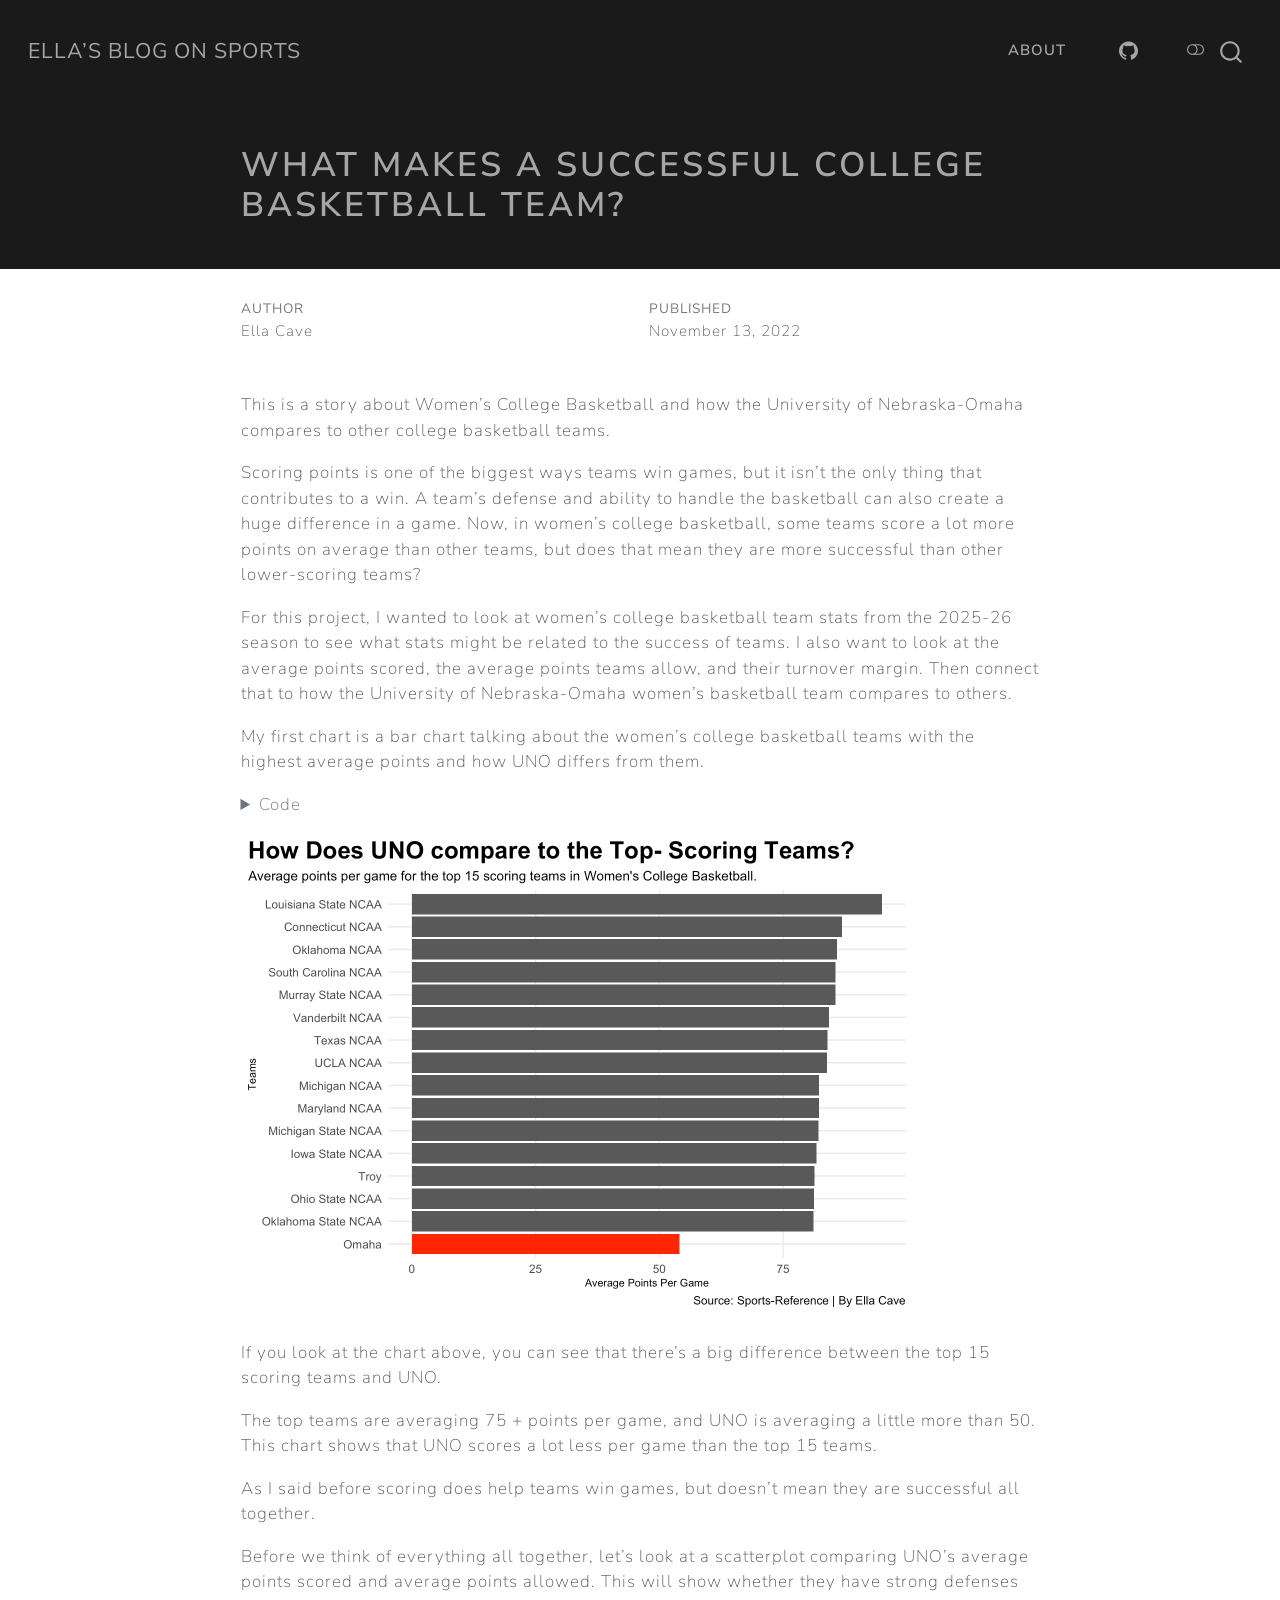
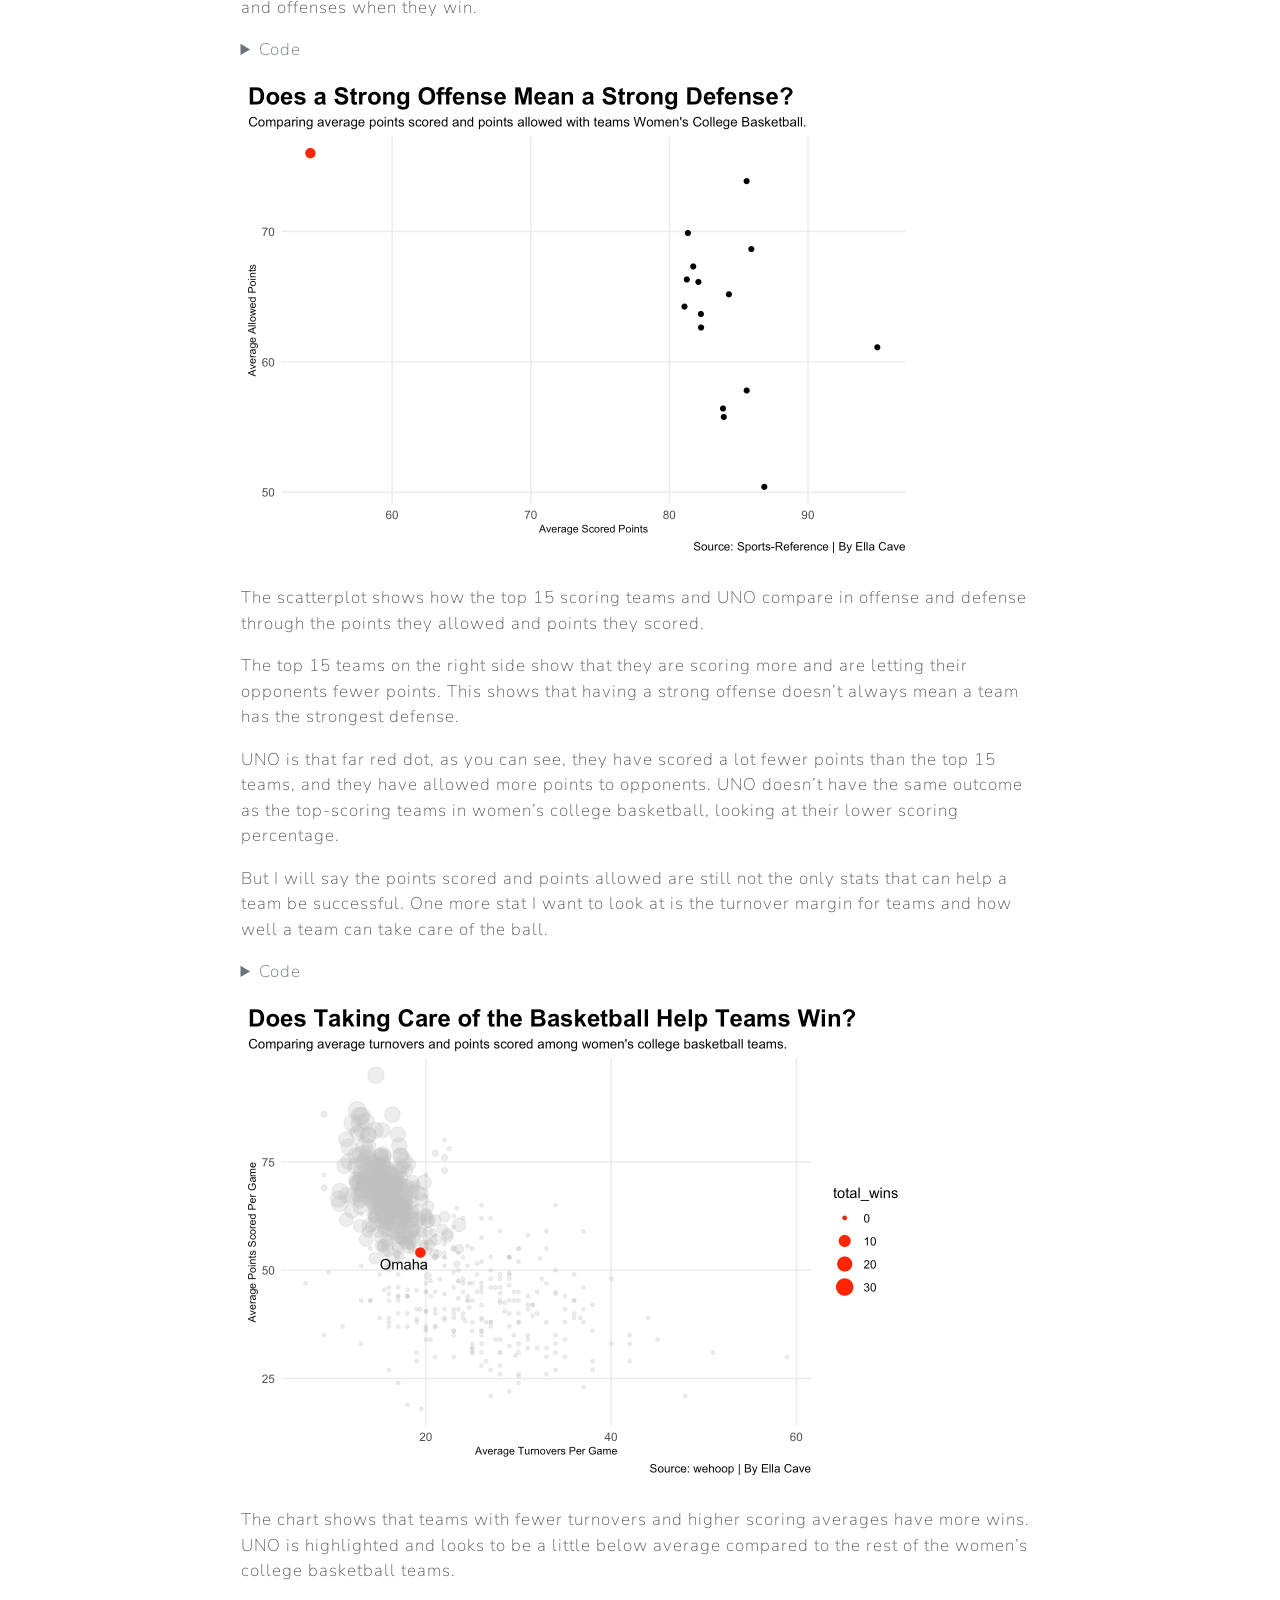
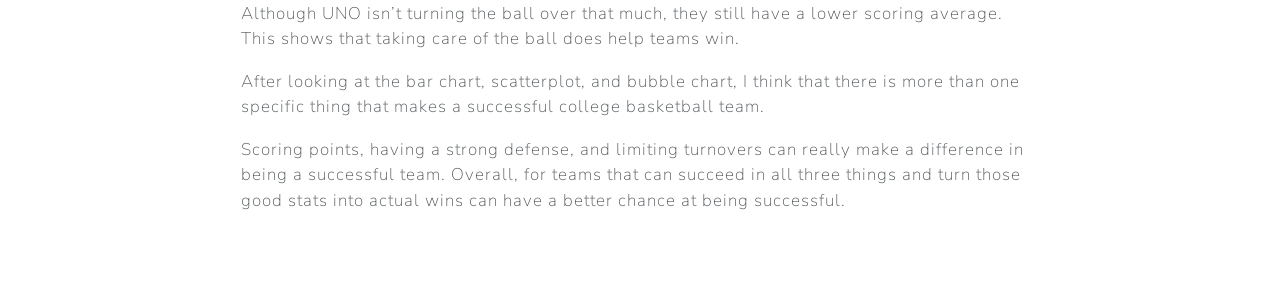
<file: posts/omaha-womens-basketball/index.html>
<!DOCTYPE html>
<html xmlns="http://www.w3.org/1999/xhtml" lang="en" xml:lang="en"><head>

<meta charset="utf-8">
<meta name="generator" content="quarto-1.11.9">

<meta name="viewport" content="width=device-width, initial-scale=1.0, user-scalable=yes">

<meta name="author" content="Ella Cave">
<meta name="dcterms.date" content="2022-11-13">

<title>What Makes a Successful College Basketball Team? – Ella’s Blog on Sports</title>
<style>
/* Default styles provided by pandoc.
** See https://pandoc.org/MANUAL.html#variables-for-html for config info.
*/
span.smallcaps{font-variant: small-caps;}
div.columns{display: flex; gap: 1.5em;}
div.column{flex: auto;}
@media screen {
div.columns{gap: min(4vw, 1.5em);}
div.column{overflow-x: auto;}
}
div.hanging-indent{margin-left: 1.5em; text-indent: -1.5em;}
ul.task-list{list-style: none;}
ul.task-list li input[type="checkbox"] {
  width: 0.8em;
  margin: 0 0.8em 0.2em -1em; /* quarto-specific, see https://github.com/quarto-dev/quarto-cli/issues/4556 */ 
  vertical-align: middle;
}
/* CSS for syntax highlighting */
html { -webkit-text-size-adjust: 100%; }
pre > code.sourceCode { white-space: pre; position: relative; }
pre > code.sourceCode > span { display: inline-block; line-height: 1.25; }
pre > code.sourceCode > span:empty { height: 1.2em; }
.sourceCode { overflow: visible; }
code.sourceCode > span { color: inherit; text-decoration: inherit; }
div.sourceCode { margin: 1em 0; }
pre.sourceCode { margin: 0; }
@media screen {
div.sourceCode { overflow: auto; }
}
@media print {
pre > code.sourceCode { white-space: pre-wrap; }
pre > code.sourceCode > span { text-indent: -5em; padding-left: 5em; }
}
pre.numberSource code
  { counter-reset: source-line 0; }
pre.numberSource code > span
  { position: relative; left: -4em; counter-increment: source-line; }
pre.numberSource code > span > a:first-child::before
  { content: counter(source-line);
    position: relative; left: -1em; text-align: right; vertical-align: baseline;
    border: none; display: inline-block;
    -webkit-touch-callout: none; -webkit-user-select: none;
    -khtml-user-select: none; -moz-user-select: none;
    -ms-user-select: none; user-select: none;
    padding: 0 4px; width: 4em;
  }
pre.numberSource { margin-left: 3em;  padding-left: 4px; }
div.sourceCode
  {   }
@media screen {
pre > code.sourceCode > span > a:first-child::before { text-decoration: underline; }
}
</style>


<script src="../../site_libs/quarto-nav/quarto-nav.js"></script>
<script src="../../site_libs/quarto-nav/headroom.min.js"></script>
<script src="../../site_libs/clipboard/clipboard.min.js"></script>
<script src="../../site_libs/quarto-search/autocomplete.umd.js"></script>
<script src="../../site_libs/quarto-search/fuse.min.js"></script>
<script src="../../site_libs/quarto-search/quarto-search.js"></script>
<meta name="quarto:offset" content="../../">
<link href="../../logo.png" rel="icon" type="image/png">
<script src="../../site_libs/quarto-html/quarto.js" type="module"></script>
<script src="../../site_libs/quarto-html/tabsets/tabsets.js" type="module"></script>
<script src="../../site_libs/quarto-html/scrollable-regions/scrollable-regions.js" type="module"></script>
<script src="../../site_libs/quarto-html/popper.min.js"></script>
<script src="../../site_libs/quarto-html/tippy.umd.min.js"></script>
<script src="../../site_libs/quarto-html/anchor.min.js"></script>
<link href="../../site_libs/quarto-html/tippy.css" rel="stylesheet">
<link href="../../site_libs/quarto-html/quarto-syntax-highlighting-63b5708e65d6cd79cd7618c58d0c21e7.css" rel="stylesheet" class="quarto-color-scheme" id="quarto-text-highlighting-styles">
<link href="../../site_libs/quarto-html/quarto-syntax-highlighting-dark-447e42e69aaa9833c0ba1b986f430b20.css" rel="stylesheet" class="quarto-color-scheme quarto-color-alternate" id="quarto-text-highlighting-styles">
<link href="../../site_libs/quarto-html/quarto-syntax-highlighting-63b5708e65d6cd79cd7618c58d0c21e7.css" rel="stylesheet" class="quarto-color-scheme-extra" id="quarto-text-highlighting-styles">
<script src="../../site_libs/bootstrap/bootstrap.min.js"></script>
<link href="../../site_libs/bootstrap/bootstrap-icons.css" rel="stylesheet">
<link href="../../site_libs/bootstrap/bootstrap-82cbd601586de768cd45e35580f1d19c.min.css" rel="stylesheet" append-hash="true" class="quarto-color-scheme" id="quarto-bootstrap" data-mode="light">
<link href="../../site_libs/bootstrap/bootstrap-dark-c732a41764bf4eefeee3aea217992cc1.min.css" rel="stylesheet" append-hash="true" class="quarto-color-scheme quarto-color-alternate" id="quarto-bootstrap" data-mode="light">
<link href="../../site_libs/bootstrap/bootstrap-82cbd601586de768cd45e35580f1d19c.min.css" rel="stylesheet" append-hash="true" class="quarto-color-scheme-extra" id="quarto-bootstrap" data-mode="light">
<script id="quarto-search-options" type="application/json">{
  "location": "navbar",
  "copy-button": false,
  "collapse-after": 3,
  "panel-placement": "end",
  "type": "overlay",
  "limit": 50,
  "keyboard-shortcut": [
    "f",
    "/",
    "s"
  ],
  "show-item-context": false,
  "language": {
    "search-no-results-text": "No results",
    "search-matching-documents-text": "matching documents",
    "search-copy-link-title": "Copy link to search",
    "search-hide-matches-text": "Hide additional matches",
    "search-more-match-text": "more match in this document",
    "search-more-matches-text": "more matches in this document",
    "search-clear-button-title": "Clear",
    "search-text-placeholder": "",
    "search-detached-cancel-button-title": "Cancel",
    "search-submit-button-title": "Submit",
    "search-label": "Search"
  }
}</script>


<link rel="stylesheet" href="../../styles.css">
</head>

<body class="nav-fixed fullcontent quarto-light"><a id="quarto-skip-link" class="visually-hidden-focusable" href="#quarto-document-content">Skip to main content</a><script id="quarto-html-before-body" type="application/javascript">
    const toggleBodyColorMode = (bsSheetEl) => {
      const mode = bsSheetEl.getAttribute("data-mode");
      const bodyEl = window.document.querySelector("body");
      if (mode === "dark") {
        bodyEl.classList.add("quarto-dark");
        bodyEl.classList.remove("quarto-light");
      } else {
        bodyEl.classList.add("quarto-light");
        bodyEl.classList.remove("quarto-dark");
      }
    }
    const toggleBodyColorPrimary = () => {
      const bsSheetEl = window.document.querySelector("link#quarto-bootstrap:not([rel=disabled-stylesheet])");
      if (bsSheetEl) {
        toggleBodyColorMode(bsSheetEl);
      }
    }
    const setColorSchemeToggle = (alternate) => {
      const toggles = window.document.querySelectorAll('.quarto-color-scheme-toggle');
      for (let i=0; i < toggles.length; i++) {
        const toggle = toggles[i];
        if (toggle) {
          toggle.setAttribute("aria-checked", alternate ? "true" : "false");
          if (alternate) {
            toggle.classList.add("alternate");
          } else {
            toggle.classList.remove("alternate");
          }
        }
      }
    };
    const toggleColorMode = (alternate) => {
      // Switch the stylesheets
      const primaryStylesheets = window.document.querySelectorAll('link.quarto-color-scheme:not(.quarto-color-alternate)');
      const alternateStylesheets = window.document.querySelectorAll('link.quarto-color-scheme.quarto-color-alternate');
      manageTransitions('#quarto-margin-sidebar .nav-link', false);
      if (alternate) {
        // note: dark is layered on light, we don't disable primary!
        enableStylesheet(alternateStylesheets);
        for (const sheetNode of alternateStylesheets) {
          if (sheetNode.id === "quarto-bootstrap") {
            toggleBodyColorMode(sheetNode);
          }
        }
      } else {
        disableStylesheet(alternateStylesheets);
        enableStylesheet(primaryStylesheets)
        toggleBodyColorPrimary();
      }
      manageTransitions('#quarto-margin-sidebar .nav-link', true);
      // Switch the toggles
      setColorSchemeToggle(alternate)
    }
    // Hack to workaround the fact that safari doesn't
    // properly recolor the scrollbar when toggling (#1455).
    // Not run on load: stylesheets are set before first paint there, and
    // scrolling would undo the scroll to a URL fragment (#14973).
    // The one pixel nudge keeps the reader where they were.
    const refreshSafariScrollbar = () => {
      if (navigator.userAgent.indexOf('Safari') > 0 && navigator.userAgent.indexOf('Chrome') == -1) {
        manageTransitions("body", false);
        const scrollY = window.scrollY;
        window.scrollTo(0, scrollY > 0 ? scrollY - 1 : 1);
        setTimeout(() => {
          window.scrollTo(0, scrollY);
          manageTransitions("body", true);
        }, 40);
      }
    }
    const disableStylesheet = (stylesheets) => {
      for (let i=0; i < stylesheets.length; i++) {
        const stylesheet = stylesheets[i];
        stylesheet.rel = 'disabled-stylesheet';
      }
    }
    const enableStylesheet = (stylesheets) => {
      for (let i=0; i < stylesheets.length; i++) {
        const stylesheet = stylesheets[i];
        if(stylesheet.rel !== 'stylesheet') { // for Chrome, which will still FOUC without this check
          stylesheet.rel = 'stylesheet';
        }
      }
    }
    const manageTransitions = (selector, allowTransitions) => {
      const els = window.document.querySelectorAll(selector);
      for (let i=0; i < els.length; i++) {
        const el = els[i];
        if (allowTransitions) {
          el.classList.remove('notransition');
        } else {
          el.classList.add('notransition');
        }
      }
    }
    const isFileUrl = () => {
      return window.location.protocol === 'file:';
    }
    const hasAlternateSentinel = () => {
      let styleSentinel = getColorSchemeSentinel();
      if (styleSentinel !== null) {
        return styleSentinel === "alternate";
      } else {
        return false;
      }
    }
    const setStyleSentinel = (alternate) => {
      const value = alternate ? "alternate" : "default";
      if (!isFileUrl()) {
        window.localStorage.setItem("quarto-color-scheme", value);
      } else {
        localAlternateSentinel = value;
      }
    }
    const getColorSchemeSentinel = () => {
      if (!isFileUrl()) {
        const storageValue = window.localStorage.getItem("quarto-color-scheme");
        return storageValue != null ? storageValue : localAlternateSentinel;
      } else {
        return localAlternateSentinel;
      }
    }
    const toggleGiscusIfUsed = (isAlternate, darkModeDefault) => {
      const baseTheme = document.querySelector('#giscus-base-theme')?.value ?? 'light';
      const alternateTheme = document.querySelector('#giscus-alt-theme')?.value ?? 'dark';
      let newTheme = '';
      if(authorPrefersDark) {
        newTheme = isAlternate ? baseTheme : alternateTheme;
      } else {
        newTheme = isAlternate ? alternateTheme : baseTheme;
      }
      const changeGiscusTheme = () => {
        // From: https://github.com/giscus/giscus/issues/336
        const sendMessage = (message) => {
          const iframe = document.querySelector('iframe.giscus-frame');
          if (!iframe) return;
          iframe.contentWindow.postMessage({ giscus: message }, 'https://giscus.app');
        }
        sendMessage({
          setConfig: {
            theme: newTheme
          }
        });
      }
      const isGiscussLoaded = window.document.querySelector('iframe.giscus-frame') !== null;
      if (isGiscussLoaded) {
        changeGiscusTheme();
      }
    };
    const authorPrefersDark = false;
    const darkModeDefault = authorPrefersDark;
      document.querySelector('link#quarto-text-highlighting-styles.quarto-color-scheme-extra').rel = 'disabled-stylesheet';
      document.querySelector('link#quarto-bootstrap.quarto-color-scheme-extra').rel = 'disabled-stylesheet';
    let localAlternateSentinel = darkModeDefault ? 'alternate' : 'default';
    // Dark / light mode switch
    window.quartoToggleColorScheme = () => {
      // Read the current dark / light value
      let toAlternate = !hasAlternateSentinel();
      toggleColorMode(toAlternate);
      refreshSafariScrollbar();
      setStyleSentinel(toAlternate);
      toggleGiscusIfUsed(toAlternate, darkModeDefault);
      window.dispatchEvent(new Event('resize'));
    };
    // Switch to dark mode if need be
    if (hasAlternateSentinel()) {
      toggleColorMode(true);
    } else {
      toggleColorMode(false);
    }
  </script>

<div id="quarto-search-results"></div>
  <header id="quarto-header" class="headroom fixed-top quarto-banner">
    <nav class="navbar navbar-expand-lg " data-bs-theme="dark" aria-label="Site">
      <div class="navbar-container container-fluid">
      <div class="navbar-brand-container mx-auto">
    <a class="navbar-brand" href="../../index.html">
    <span class="navbar-title">Ella’s Blog on Sports</span>
    </a>
  </div>
          <button class="navbar-toggler" type="button" data-bs-toggle="collapse" data-bs-target="#navbarCollapse" aria-controls="navbarCollapse" aria-expanded="false" aria-label="Toggle navigation" onclick="if (window.quartoToggleHeadroom) { window.quartoToggleHeadroom(); }">
  <span class="navbar-toggler-icon"></span>
</button>
          <div class="collapse navbar-collapse" id="navbarCollapse">
            <ul class="navbar-nav navbar-nav-scroll ms-auto">
  <li class="nav-item">
    <a class="nav-link" href="../../about.html"> 
<span class="menu-text">About</span></a>
  </li>  
  <li class="nav-item compact">
    <a class="nav-link" href="https://github.com/ellacave06-collab"> <i class="bi bi-github" role="img">
</i> 
<span class="menu-text"></span></a>
  </li>  
</ul>
          </div> <!-- /navcollapse -->
            <div class="quarto-navbar-tools">
  <button type="button" role="switch" aria-checked="false" class="quarto-color-scheme-toggle quarto-navigation-tool  px-1" onclick="window.quartoToggleColorScheme(); return false;" title="Toggle dark mode" aria-label="Toggle dark mode"><i class="bi"></i></button>
</div>
            <div id="quarto-search" class="" title="Search"></div>
      </div> <!-- /container-fluid -->
    </nav>
</header>
<!-- content -->
<header id="title-block-header" class="quarto-title-block default page-columns page-full">
  <div class="quarto-title-banner page-columns page-full">
    <div class="quarto-title column-body">
      <h1 class="title">What Makes a Successful College Basketball Team?</h1>
                      </div>
  </div>
    
  
  <div class="quarto-title-meta">

      <div>
      <div class="quarto-title-meta-heading">Author</div>
      <div class="quarto-title-meta-contents">
               <p>Ella Cave </p>
            </div>
    </div>
      
      <div>
      <div class="quarto-title-meta-heading">Published</div>
      <div class="quarto-title-meta-contents">
        <p class="date">November 13, 2022</p>
      </div>
    </div>
    
      
    </div>
    
  
  </header><div id="quarto-content" class="quarto-container page-columns page-rows-contents page-layout-article page-navbar">
<!-- sidebar -->
<!-- margin-sidebar -->
    
<!-- main -->
<main class="content quarto-banner-title-block" id="quarto-document-content" tabindex="-1">






<p>This is a story about Women’s College Basketball and how the University of Nebraska-Omaha compares to other college basketball teams.</p>
<p>Scoring points is one of the biggest ways teams win games, but it isn’t the only thing that contributes to a win. A team’s defense and ability to handle the basketball can also create a huge difference in a game. Now, in women’s college basketball, some teams score a lot more points on average than other teams, but does that mean they are more successful than other lower-scoring teams?</p>
<p>For this project, I wanted to look at women’s college basketball team stats from the 2025-26 season to see what stats might be related to the success of teams. I also want to look at the average points scored, the average points teams allow, and their turnover margin. Then connect that to how the University of Nebraska-Omaha women’s basketball team compares to others.</p>
<p>My first chart is a bar chart talking about the women’s college basketball teams with the highest average points and how UNO differs from them.</p>
<div class="cell">
<details class="code-fold">
<summary>Code</summary>
<div class="code-copy-outer-scaffold"><div class="sourceCode cell-code" id="cb1"><pre class="sourceCode r code-with-copy"><code class="sourceCode r"><span id="cb1-1"><a href="#cb1-1" aria-hidden="true" tabindex="-1"></a><span class="fu">library</span>(tidyverse)</span>
<span id="cb1-2"><a href="#cb1-2" aria-hidden="true" tabindex="-1"></a><span class="fu">library</span>(ggalt)</span>
<span id="cb1-3"><a href="#cb1-3" aria-hidden="true" tabindex="-1"></a></span>
<span id="cb1-4"><a href="#cb1-4" aria-hidden="true" tabindex="-1"></a>wcbb_25_26 <span class="ot">&lt;-</span> <span class="fu">read_csv</span>(<span class="st">"data/wcbb_stats_25_26.csv"</span>)</span>
<span id="cb1-5"><a href="#cb1-5" aria-hidden="true" tabindex="-1"></a></span>
<span id="cb1-6"><a href="#cb1-6" aria-hidden="true" tabindex="-1"></a>wcbb_25_26 <span class="ot">&lt;-</span> wcbb_25_26 <span class="sc">|&gt;</span></span>
<span id="cb1-7"><a href="#cb1-7" aria-hidden="true" tabindex="-1"></a>  <span class="fu">mutate</span>(</span>
<span id="cb1-8"><a href="#cb1-8" aria-hidden="true" tabindex="-1"></a>    <span class="at">avg_points =</span> Tm_Points <span class="sc">/</span> Games</span>
<span id="cb1-9"><a href="#cb1-9" aria-hidden="true" tabindex="-1"></a>  )</span>
<span id="cb1-10"><a href="#cb1-10" aria-hidden="true" tabindex="-1"></a></span>
<span id="cb1-11"><a href="#cb1-11" aria-hidden="true" tabindex="-1"></a>top_teams <span class="ot">&lt;-</span> wcbb_25_26 <span class="sc">|&gt;</span></span>
<span id="cb1-12"><a href="#cb1-12" aria-hidden="true" tabindex="-1"></a>  <span class="fu">arrange</span>(<span class="fu">desc</span>(avg_points)) <span class="sc">|&gt;</span></span>
<span id="cb1-13"><a href="#cb1-13" aria-hidden="true" tabindex="-1"></a>  <span class="fu">slice_head</span>(<span class="at">n=</span><span class="dv">15</span>)</span>
<span id="cb1-14"><a href="#cb1-14" aria-hidden="true" tabindex="-1"></a></span>
<span id="cb1-15"><a href="#cb1-15" aria-hidden="true" tabindex="-1"></a>uno <span class="ot">&lt;-</span> wcbb_25_26 <span class="sc">|&gt;</span> </span>
<span id="cb1-16"><a href="#cb1-16" aria-hidden="true" tabindex="-1"></a>  <span class="fu">filter</span>(</span>
<span id="cb1-17"><a href="#cb1-17" aria-hidden="true" tabindex="-1"></a>    School <span class="sc">==</span> <span class="st">"Omaha"</span></span>
<span id="cb1-18"><a href="#cb1-18" aria-hidden="true" tabindex="-1"></a>  )</span>
<span id="cb1-19"><a href="#cb1-19" aria-hidden="true" tabindex="-1"></a></span>
<span id="cb1-20"><a href="#cb1-20" aria-hidden="true" tabindex="-1"></a>top_teams <span class="ot">&lt;-</span> <span class="fu">bind_rows</span>(top_teams, uno)</span>
<span id="cb1-21"><a href="#cb1-21" aria-hidden="true" tabindex="-1"></a></span>
<span id="cb1-22"><a href="#cb1-22" aria-hidden="true" tabindex="-1"></a><span class="fu">ggplot</span>() <span class="sc">+</span> </span>
<span id="cb1-23"><a href="#cb1-23" aria-hidden="true" tabindex="-1"></a>  <span class="fu">geom_bar</span>(<span class="at">data=</span>top_teams, <span class="fu">aes</span>(<span class="at">x=</span><span class="fu">reorder</span>(School, avg_points), <span class="at">weight=</span>avg_points)) <span class="sc">+</span></span>
<span id="cb1-24"><a href="#cb1-24" aria-hidden="true" tabindex="-1"></a>  <span class="fu">geom_bar</span>(<span class="at">data=</span>uno, <span class="fu">aes</span>(<span class="at">x=</span><span class="fu">reorder</span>(School, avg_points), <span class="at">weight=</span>avg_points), <span class="at">fill=</span><span class="st">"red"</span>) <span class="sc">+</span></span>
<span id="cb1-25"><a href="#cb1-25" aria-hidden="true" tabindex="-1"></a>  <span class="fu">coord_flip</span>() <span class="sc">+</span></span>
<span id="cb1-26"><a href="#cb1-26" aria-hidden="true" tabindex="-1"></a>  <span class="fu">theme_minimal</span>() <span class="sc">+</span> </span>
<span id="cb1-27"><a href="#cb1-27" aria-hidden="true" tabindex="-1"></a>  <span class="fu">labs</span>(</span>
<span id="cb1-28"><a href="#cb1-28" aria-hidden="true" tabindex="-1"></a>    <span class="at">x=</span><span class="st">"Teams"</span>, </span>
<span id="cb1-29"><a href="#cb1-29" aria-hidden="true" tabindex="-1"></a>    <span class="at">y=</span><span class="st">"Average Points Per Game"</span>, </span>
<span id="cb1-30"><a href="#cb1-30" aria-hidden="true" tabindex="-1"></a>    <span class="at">title=</span><span class="st">"How Does UNO compare to the Top- Scoring Teams?"</span>, </span>
<span id="cb1-31"><a href="#cb1-31" aria-hidden="true" tabindex="-1"></a>    <span class="at">subtitle=</span><span class="st">"Average points per game for the top 15 scoring teams in Women's College Basketball."</span>, </span>
<span id="cb1-32"><a href="#cb1-32" aria-hidden="true" tabindex="-1"></a>    <span class="at">caption=</span><span class="st">"Source: Sports-Reference | By Ella Cave"</span></span>
<span id="cb1-33"><a href="#cb1-33" aria-hidden="true" tabindex="-1"></a>    ) <span class="sc">+</span></span>
<span id="cb1-34"><a href="#cb1-34" aria-hidden="true" tabindex="-1"></a> <span class="fu">theme</span>(</span>
<span id="cb1-35"><a href="#cb1-35" aria-hidden="true" tabindex="-1"></a>     <span class="at">plot.title =</span> <span class="fu">element_text</span>(<span class="at">size =</span> <span class="dv">18</span>, <span class="at">face =</span> <span class="st">"bold"</span>), </span>
<span id="cb1-36"><a href="#cb1-36" aria-hidden="true" tabindex="-1"></a>     <span class="at">axis.title =</span> <span class="fu">element_text</span>(<span class="at">size =</span> <span class="dv">8</span>),</span>
<span id="cb1-37"><a href="#cb1-37" aria-hidden="true" tabindex="-1"></a>     <span class="at">plot.subtitle =</span> <span class="fu">element_text</span>(<span class="at">size =</span> <span class="dv">10</span>),</span>
<span id="cb1-38"><a href="#cb1-38" aria-hidden="true" tabindex="-1"></a>     <span class="at">panel.grid.minor =</span> <span class="fu">element_blank</span>(), </span>
<span id="cb1-39"><a href="#cb1-39" aria-hidden="true" tabindex="-1"></a>     <span class="at">plot.title.position =</span> <span class="st">"plot"</span></span>
<span id="cb1-40"><a href="#cb1-40" aria-hidden="true" tabindex="-1"></a>   )</span></code></pre></div><button title="Copy to Clipboard" class="code-copy-button"><i class="bi"></i></button></div>
</details>
<div class="cell-output-display">
<div>
<figure class="figure">
<p><img src="index_files/figure-html/unnamed-chunk-1-1.png" class="img-fluid figure-img" width="672"></p>
</figure>
</div>
</div>
</div>
<p>If you look at the chart above, you can see that there’s a big difference between the top 15 scoring teams and UNO.</p>
<p>The top teams are averaging 75 + points per game, and UNO is averaging a little more than 50. This chart shows that UNO scores a lot less per game than the top 15 teams.</p>
<p>As I said before scoring does help teams win games, but doesn’t mean they are successful all together.</p>
<p>Before we think of everything all together, let’s look at a scatterplot comparing UNO’s average points scored and average points allowed. This will show whether they have strong defenses and offenses when they win.</p>
<div class="cell">
<details class="code-fold">
<summary>Code</summary>
<div class="code-copy-outer-scaffold"><div class="sourceCode cell-code" id="cb2"><pre class="sourceCode r code-with-copy"><code class="sourceCode r"><span id="cb2-1"><a href="#cb2-1" aria-hidden="true" tabindex="-1"></a><span class="fu">library</span>(tidyverse)</span>
<span id="cb2-2"><a href="#cb2-2" aria-hidden="true" tabindex="-1"></a></span>
<span id="cb2-3"><a href="#cb2-3" aria-hidden="true" tabindex="-1"></a>uno <span class="ot">&lt;-</span> <span class="fu">read_csv</span>(<span class="st">"data/uno_wbb_stats.csv"</span>)</span>
<span id="cb2-4"><a href="#cb2-4" aria-hidden="true" tabindex="-1"></a></span>
<span id="cb2-5"><a href="#cb2-5" aria-hidden="true" tabindex="-1"></a>top_teams <span class="ot">&lt;-</span> top_teams <span class="sc">|&gt;</span></span>
<span id="cb2-6"><a href="#cb2-6" aria-hidden="true" tabindex="-1"></a>  <span class="fu">mutate</span>(</span>
<span id="cb2-7"><a href="#cb2-7" aria-hidden="true" tabindex="-1"></a>    <span class="at">avg_points_allowed =</span> Opp_Points <span class="sc">/</span> Games</span>
<span id="cb2-8"><a href="#cb2-8" aria-hidden="true" tabindex="-1"></a>  )</span>
<span id="cb2-9"><a href="#cb2-9" aria-hidden="true" tabindex="-1"></a></span>
<span id="cb2-10"><a href="#cb2-10" aria-hidden="true" tabindex="-1"></a>uno <span class="ot">&lt;-</span> uno <span class="sc">|&gt;</span></span>
<span id="cb2-11"><a href="#cb2-11" aria-hidden="true" tabindex="-1"></a>  <span class="fu">filter</span>(Season <span class="sc">==</span> <span class="st">"2025-26"</span>)</span>
<span id="cb2-12"><a href="#cb2-12" aria-hidden="true" tabindex="-1"></a></span>
<span id="cb2-13"><a href="#cb2-13" aria-hidden="true" tabindex="-1"></a><span class="fu">ggplot</span>() <span class="sc">+</span> </span>
<span id="cb2-14"><a href="#cb2-14" aria-hidden="true" tabindex="-1"></a>  <span class="fu">geom_point</span>(<span class="at">data=</span>top_teams, <span class="fu">aes</span>(<span class="at">x=</span>avg_points, <span class="at">y=</span>avg_points_allowed)) <span class="sc">+</span></span>
<span id="cb2-15"><a href="#cb2-15" aria-hidden="true" tabindex="-1"></a>  <span class="fu">geom_point</span>(<span class="at">data=</span>uno, <span class="fu">aes</span>(<span class="at">x=</span>points_scored_pg, <span class="at">y=</span>points_allowed_pg), <span class="at">color=</span><span class="st">"red"</span>, <span class="at">size=</span><span class="dv">3</span>) <span class="sc">+</span></span>
<span id="cb2-16"><a href="#cb2-16" aria-hidden="true" tabindex="-1"></a> <span class="fu">labs</span>(</span>
<span id="cb2-17"><a href="#cb2-17" aria-hidden="true" tabindex="-1"></a>    <span class="at">x=</span><span class="st">"Average Scored Points"</span>, </span>
<span id="cb2-18"><a href="#cb2-18" aria-hidden="true" tabindex="-1"></a>    <span class="at">y=</span><span class="st">"Average Allowed Points"</span>, </span>
<span id="cb2-19"><a href="#cb2-19" aria-hidden="true" tabindex="-1"></a>    <span class="at">title=</span><span class="st">"Does a Strong Offense Mean a Strong Defense?"</span>, </span>
<span id="cb2-20"><a href="#cb2-20" aria-hidden="true" tabindex="-1"></a>    <span class="at">subtitle=</span><span class="st">"Comparing average points scored and points allowed with teams Women's College Basketball."</span>, </span>
<span id="cb2-21"><a href="#cb2-21" aria-hidden="true" tabindex="-1"></a>    <span class="at">caption=</span><span class="st">"Source: Sports-Reference | By Ella Cave"</span></span>
<span id="cb2-22"><a href="#cb2-22" aria-hidden="true" tabindex="-1"></a>    ) <span class="sc">+</span></span>
<span id="cb2-23"><a href="#cb2-23" aria-hidden="true" tabindex="-1"></a>  <span class="fu">theme_minimal</span>() <span class="sc">+</span></span>
<span id="cb2-24"><a href="#cb2-24" aria-hidden="true" tabindex="-1"></a>   <span class="fu">theme</span>(</span>
<span id="cb2-25"><a href="#cb2-25" aria-hidden="true" tabindex="-1"></a>     <span class="at">plot.title =</span> <span class="fu">element_text</span>(<span class="at">size =</span> <span class="dv">18</span>, <span class="at">face =</span> <span class="st">"bold"</span>), </span>
<span id="cb2-26"><a href="#cb2-26" aria-hidden="true" tabindex="-1"></a>     <span class="at">axis.title =</span> <span class="fu">element_text</span>(<span class="at">size =</span> <span class="dv">8</span>),</span>
<span id="cb2-27"><a href="#cb2-27" aria-hidden="true" tabindex="-1"></a>     <span class="at">plot.subtitle =</span> <span class="fu">element_text</span>(<span class="at">size =</span> <span class="dv">10</span>),</span>
<span id="cb2-28"><a href="#cb2-28" aria-hidden="true" tabindex="-1"></a>     <span class="at">panel.grid.minor =</span> <span class="fu">element_blank</span>(), </span>
<span id="cb2-29"><a href="#cb2-29" aria-hidden="true" tabindex="-1"></a>     <span class="at">plot.title.position =</span> <span class="st">"plot"</span></span>
<span id="cb2-30"><a href="#cb2-30" aria-hidden="true" tabindex="-1"></a>   )</span></code></pre></div><button title="Copy to Clipboard" class="code-copy-button"><i class="bi"></i></button></div>
</details>
<div class="cell-output-display">
<div>
<figure class="figure">
<p><img src="index_files/figure-html/unnamed-chunk-2-1.png" class="img-fluid figure-img" width="672"></p>
</figure>
</div>
</div>
</div>
<p>The scatterplot shows how the top 15 scoring teams and UNO compare in offense and defense through the points they allowed and points they scored.</p>
<p>The top 15 teams on the right side show that they are scoring more and are letting their opponents fewer points. This shows that having a strong offense doesn’t always mean a team has the strongest defense.</p>
<p>UNO is that far red dot, as you can see, they have scored a lot fewer points than the top 15 teams, and they have allowed more points to opponents. UNO doesn’t have the same outcome as the top-scoring teams in women’s college basketball, looking at their lower scoring percentage.</p>
<p>But I will say the points scored and points allowed are still not the only stats that can help a team be successful. One more stat I want to look at is the turnover margin for teams and how well a team can take care of the ball.</p>
<div class="cell">
<details class="code-fold">
<summary>Code</summary>
<div class="code-copy-outer-scaffold"><div class="sourceCode cell-code" id="cb3"><pre class="sourceCode r code-with-copy"><code class="sourceCode r"><span id="cb3-1"><a href="#cb3-1" aria-hidden="true" tabindex="-1"></a><span class="fu">library</span>(wehoop)</span>
<span id="cb3-2"><a href="#cb3-2" aria-hidden="true" tabindex="-1"></a><span class="fu">library</span>(tidyverse)</span>
<span id="cb3-3"><a href="#cb3-3" aria-hidden="true" tabindex="-1"></a><span class="fu">library</span>(ggrepel)</span>
<span id="cb3-4"><a href="#cb3-4" aria-hidden="true" tabindex="-1"></a></span>
<span id="cb3-5"><a href="#cb3-5" aria-hidden="true" tabindex="-1"></a>wbb_team_box_2026 <span class="ot">&lt;-</span> wehoop<span class="sc">::</span><span class="fu">load_wbb_team_box</span>(<span class="at">seasons =</span> <span class="dv">2026</span>)</span>
<span id="cb3-6"><a href="#cb3-6" aria-hidden="true" tabindex="-1"></a></span>
<span id="cb3-7"><a href="#cb3-7" aria-hidden="true" tabindex="-1"></a>turnovers <span class="ot">&lt;-</span> wbb_team_box_2026 <span class="sc">|&gt;</span> </span>
<span id="cb3-8"><a href="#cb3-8" aria-hidden="true" tabindex="-1"></a>  <span class="fu">group_by</span>(team_location) <span class="sc">|&gt;</span> </span>
<span id="cb3-9"><a href="#cb3-9" aria-hidden="true" tabindex="-1"></a>  <span class="fu">summarise</span>(</span>
<span id="cb3-10"><a href="#cb3-10" aria-hidden="true" tabindex="-1"></a>    <span class="at">avg_turnovers =</span> <span class="fu">mean</span>(total_turnovers),</span>
<span id="cb3-11"><a href="#cb3-11" aria-hidden="true" tabindex="-1"></a>    <span class="at">avg_points_scored =</span> <span class="fu">mean</span>(team_score),</span>
<span id="cb3-12"><a href="#cb3-12" aria-hidden="true" tabindex="-1"></a>    <span class="at">total_wins =</span> <span class="fu">sum</span>(team_winner)</span>
<span id="cb3-13"><a href="#cb3-13" aria-hidden="true" tabindex="-1"></a>  )</span>
<span id="cb3-14"><a href="#cb3-14" aria-hidden="true" tabindex="-1"></a></span>
<span id="cb3-15"><a href="#cb3-15" aria-hidden="true" tabindex="-1"></a>uno <span class="ot">&lt;-</span> turnovers <span class="sc">|&gt;</span> <span class="fu">filter</span>(team_location <span class="sc">==</span> <span class="st">"Omaha"</span>)</span>
<span id="cb3-16"><a href="#cb3-16" aria-hidden="true" tabindex="-1"></a></span>
<span id="cb3-17"><a href="#cb3-17" aria-hidden="true" tabindex="-1"></a><span class="fu">ggplot</span>() <span class="sc">+</span> </span>
<span id="cb3-18"><a href="#cb3-18" aria-hidden="true" tabindex="-1"></a><span class="fu">geom_point</span>(</span>
<span id="cb3-19"><a href="#cb3-19" aria-hidden="true" tabindex="-1"></a>    <span class="at">data=</span>turnovers, </span>
<span id="cb3-20"><a href="#cb3-20" aria-hidden="true" tabindex="-1"></a>    <span class="fu">aes</span>(<span class="at">x=</span>avg_turnovers, <span class="at">y=</span>avg_points_scored, <span class="at">size=</span>total_wins), </span>
<span id="cb3-21"><a href="#cb3-21" aria-hidden="true" tabindex="-1"></a>    <span class="at">color=</span><span class="st">"grey"</span>, </span>
<span id="cb3-22"><a href="#cb3-22" aria-hidden="true" tabindex="-1"></a>    <span class="at">alpha=</span>.<span class="dv">3</span>) <span class="sc">+</span> </span>
<span id="cb3-23"><a href="#cb3-23" aria-hidden="true" tabindex="-1"></a><span class="fu">geom_point</span>(</span>
<span id="cb3-24"><a href="#cb3-24" aria-hidden="true" tabindex="-1"></a>    <span class="at">data=</span>uno, </span>
<span id="cb3-25"><a href="#cb3-25" aria-hidden="true" tabindex="-1"></a>    <span class="fu">aes</span>(<span class="at">x=</span>avg_turnovers, <span class="at">y=</span>avg_points_scored, <span class="at">size=</span>total_wins), </span>
<span id="cb3-26"><a href="#cb3-26" aria-hidden="true" tabindex="-1"></a>    <span class="at">color=</span><span class="st">"red"</span>) <span class="sc">+</span></span>
<span id="cb3-27"><a href="#cb3-27" aria-hidden="true" tabindex="-1"></a>  <span class="fu">geom_text_repel</span>(</span>
<span id="cb3-28"><a href="#cb3-28" aria-hidden="true" tabindex="-1"></a>    <span class="at">data=</span>uno, </span>
<span id="cb3-29"><a href="#cb3-29" aria-hidden="true" tabindex="-1"></a>    <span class="fu">aes</span>(<span class="at">x=</span>avg_turnovers, <span class="at">y=</span>avg_points_scored, <span class="at">label=</span>team_location)</span>
<span id="cb3-30"><a href="#cb3-30" aria-hidden="true" tabindex="-1"></a>  ) <span class="sc">+</span></span>
<span id="cb3-31"><a href="#cb3-31" aria-hidden="true" tabindex="-1"></a>  <span class="fu">labs</span>(</span>
<span id="cb3-32"><a href="#cb3-32" aria-hidden="true" tabindex="-1"></a>    <span class="at">x=</span><span class="st">"Average Turnovers Per Game"</span>,</span>
<span id="cb3-33"><a href="#cb3-33" aria-hidden="true" tabindex="-1"></a>    <span class="at">y=</span><span class="st">"Average Points Scored Per Game"</span>,</span>
<span id="cb3-34"><a href="#cb3-34" aria-hidden="true" tabindex="-1"></a>    <span class="at">title=</span><span class="st">"Does Taking Care of the Basketball Help Teams Win?"</span>,</span>
<span id="cb3-35"><a href="#cb3-35" aria-hidden="true" tabindex="-1"></a>    <span class="at">subtitle=</span><span class="st">"Comparing average turnovers and points scored among women's college basketball teams."</span>,</span>
<span id="cb3-36"><a href="#cb3-36" aria-hidden="true" tabindex="-1"></a>    <span class="at">caption=</span><span class="st">"Source: wehoop | By Ella Cave"</span></span>
<span id="cb3-37"><a href="#cb3-37" aria-hidden="true" tabindex="-1"></a>  ) <span class="sc">+</span></span>
<span id="cb3-38"><a href="#cb3-38" aria-hidden="true" tabindex="-1"></a>  <span class="fu">theme_minimal</span>() <span class="sc">+</span></span>
<span id="cb3-39"><a href="#cb3-39" aria-hidden="true" tabindex="-1"></a> <span class="fu">theme</span>(</span>
<span id="cb3-40"><a href="#cb3-40" aria-hidden="true" tabindex="-1"></a>     <span class="at">plot.title =</span> <span class="fu">element_text</span>(<span class="at">size =</span> <span class="dv">18</span>, <span class="at">face =</span> <span class="st">"bold"</span>), </span>
<span id="cb3-41"><a href="#cb3-41" aria-hidden="true" tabindex="-1"></a>     <span class="at">axis.title =</span> <span class="fu">element_text</span>(<span class="at">size =</span> <span class="dv">8</span>),</span>
<span id="cb3-42"><a href="#cb3-42" aria-hidden="true" tabindex="-1"></a>     <span class="at">plot.subtitle =</span> <span class="fu">element_text</span>(<span class="at">size =</span> <span class="dv">10</span>),</span>
<span id="cb3-43"><a href="#cb3-43" aria-hidden="true" tabindex="-1"></a>     <span class="at">panel.grid.minor =</span> <span class="fu">element_blank</span>(), </span>
<span id="cb3-44"><a href="#cb3-44" aria-hidden="true" tabindex="-1"></a>     <span class="at">plot.title.position =</span> <span class="st">"plot"</span></span>
<span id="cb3-45"><a href="#cb3-45" aria-hidden="true" tabindex="-1"></a> )</span></code></pre></div><button title="Copy to Clipboard" class="code-copy-button"><i class="bi"></i></button></div>
</details>
<div class="cell-output-display">
<div>
<figure class="figure">
<p><img src="index_files/figure-html/unnamed-chunk-3-1.png" class="img-fluid figure-img" width="672"></p>
</figure>
</div>
</div>
</div>
<p>The chart shows that teams with fewer turnovers and higher scoring averages have more wins. UNO is highlighted and looks to be a little below average compared to the rest of the women’s college basketball teams.</p>
<p>Although UNO isn’t turning the ball over that much, they still have a lower scoring average. This shows that taking care of the ball does help teams win.</p>
<p>After looking at the bar chart, scatterplot, and bubble chart, I think that there is more than one specific thing that makes a successful college basketball team.</p>
<p>Scoring points, having a strong defense, and limiting turnovers can really make a difference in being a successful team. Overall, for teams that can succeed in all three things and turn those good stats into actual wins can have a better chance at being successful.</p>



</main> <!-- /main -->
<script id="quarto-html-after-body" type="application/javascript">
  window.document.addEventListener("DOMContentLoaded", function (event) {
    // Ensure there is a toggle, if there isn't float one in the top right
    if (window.document.querySelector('.quarto-color-scheme-toggle') === null) {
      const toggle = window.document.createElement('button');
      toggle.type = "button";
      toggle.setAttribute("role", "switch");
      toggle.setAttribute("aria-checked", "false");
      toggle.classList.add('top-right');
      toggle.classList.add('quarto-color-scheme-toggle');
      toggle.setAttribute("aria-label", "Toggle dark mode");
      toggle.onclick = function() { try { window.quartoToggleColorScheme(); } catch {} return false; };
      const i = window.document.createElement("i");
      i.classList.add('bi');
      toggle.appendChild(i);
      // Put the toggle in a landmark of its own, so that landmark navigation
      // can reach it.
      //
      // The container is always a fresh direct child of body, and the toggle is
      // never moved into page furniture that the theme or the author controls.
      // The toggle is positioned against the page, so any ancestor that
      // establishes a containing block captures it: a positioned element or a
      // grid for position: absolute, and transform, filter, will-change or
      // contain for position: fixed. A direct child of body has none of these
      // to inherit, and the shift when one appears is silent and visual.
      //
      // ARIA says a document should have at most one banner, and axe reports a
      // duplicate whether or not the banners carry distinct labels. So use a
      // header when the page has no banner yet, and a named region otherwise.
      //
      // A header is a banner wherever it sits, unless it is inside sectioning
      // content, so this cannot just look at the children of body: a custom
      // page layout wraps the title block header in a plain div. An explicit
      // role="banner" always counts.
      const sectioning = 'article, aside, main, nav, section, [role="article"], [role="complementary"], [role="main"], [role="navigation"], [role="region"]';
      const hasBanner = Array.from(
        window.document.querySelectorAll('header:not([role]), [role="banner"]')
      ).some(function(el) {
        return el.hasAttribute("role") || el.closest(sectioning) === null;
      });
      const container = window.document.createElement(hasBanner ? "div" : "header");
      if (hasBanner) {
        container.setAttribute("role", "region");
        container.setAttribute("aria-label", "Toggle dark mode");
      }
      container.classList.add('quarto-color-scheme-toggle-container');
      container.appendChild(toggle);
      window.document.body.appendChild(container);
    }
    setColorSchemeToggle(hasAlternateSentinel())
    const icon = "";
    const anchorJS = new window.AnchorJS();
    anchorJS.options = {
      placement: 'right',
      icon: icon
    };
    anchorJS.add('.anchored');
    const isCodeAnnotation = (el) => {
      for (const clz of el.classList) {
        if (clz.startsWith('code-annotation-')) {                     
          return true;
        }
      }
      return false;
    }
    const onCopySuccess = function(e) {
      // button target
      const button = e.trigger;
      // don't keep focus
      button.blur();
      // flash "checked"
      button.classList.add('code-copy-button-checked');
      var currentTitle = button.getAttribute("title");
      button.setAttribute("title", "Copied!");
      let tooltip;
      if (window.bootstrap) {
        button.setAttribute("data-bs-toggle", "tooltip");
        button.setAttribute("data-bs-placement", "left");
        button.setAttribute("data-bs-title", "Copied!");
        tooltip = new bootstrap.Tooltip(button, 
          { trigger: "manual", 
            customClass: "code-copy-button-tooltip",
            offset: [0, -8]});
        tooltip.show();    
      }
      setTimeout(function() {
        if (tooltip) {
          tooltip.hide();
          button.removeAttribute("data-bs-title");
          button.removeAttribute("data-bs-toggle");
          button.removeAttribute("data-bs-placement");
        }
        button.setAttribute("title", currentTitle);
        button.classList.remove('code-copy-button-checked');
      }, 1000);
      // clear code selection
      e.clearSelection();
    }
    const getTextToCopy = function(trigger) {
      const outerScaffold = trigger.parentElement.cloneNode(true);
      const codeEl = outerScaffold.querySelector('code');
      for (const childEl of codeEl.children) {
        if (isCodeAnnotation(childEl)) {
          childEl.remove();
        }
      }
      return codeEl.innerText;
    }
    const clipboard = new window.ClipboardJS('.code-copy-button:not([data-in-quarto-modal])', {
      text: getTextToCopy
    });
    clipboard.on('success', onCopySuccess);
    if (window.document.getElementById('quarto-embedded-source-code-modal')) {
      const clipboardModal = new window.ClipboardJS('.code-copy-button[data-in-quarto-modal]', {
        text: getTextToCopy,
        container: window.document.getElementById('quarto-embedded-source-code-modal')
      });
      clipboardModal.on('success', onCopySuccess);
    }
      var localhostRegex = new RegExp(/^(?:http|https):\/\/localhost\:?[0-9]*\//);
      var mailtoRegex = new RegExp(/^mailto:/);
        var filterRegex = new RegExp('/' + window.location.host + '/');
      var isInternal = (href) => {
          return filterRegex.test(href) || localhostRegex.test(href) || mailtoRegex.test(href);
      }
      // Inspect non-navigation links and adorn them if external
      window.quartoDecorateExternalLinks = function (root) {
     var links = (root || window.document).querySelectorAll('a[href]:not(.nav-link):not(.navbar-brand):not(.toc-action):not(.sidebar-link):not(.sidebar-item-toggle):not(.pagination-link):not(.no-external):not([aria-hidden]):not(.dropdown-item):not(.quarto-navigation-tool):not(.about-link)');
      for (var i=0; i<links.length; i++) {
        const link = links[i];
        if (!isInternal(link.href)) {
          // undo the damage that might have been done by quarto-nav.js in the case of
          // links that we want to consider external
          if (link.dataset.originalHref !== undefined) {
            link.href = link.dataset.originalHref;
          }
          if (!link.classList.contains('no-external-icon')) {
          }
        }
      }
      };
      window.quartoDecorateExternalLinks(window.document);
    // Esc closes the popup (WCAG 1.4.13) and focus leaving both trigger and
    // popup closes it (WCAG 2.4.11); tippy handles neither for interactive popups.
    const hideOnEscAndFocusOut = {
      name: 'hideOnEscAndFocusOut',
      defaultValue: true,
      fn(instance) {
        const dismiss = () => {
          // A show scheduled by the trigger delay would otherwise reopen it
          instance.clearDelayTimeouts();
          instance.hide();
        };
        const onKeyDown = (event) => {
          if (event.key !== 'Escape') {
            return;
          }
          // Keep Esc from also reaching page handlers (e.g. reveal.js overview),
          // except an open reveal.js slide menu, which Esc should close too.
          // The menu handles keys only when its keyboard option is on.
          const menuHandlesEsc = window.Reveal?.getPlugin?.('menu')?.isOpen() &&
            window.Reveal.getConfig().menu?.keyboard !== false;
          if (!menuHandlesEsc) {
            event.stopPropagation();
          }
          if (instance.popper.contains(window.document.activeElement)) {
            // Disabled while refocusing so the focus trigger does not reopen it
            instance.disable();
            instance.reference.focus();
            instance.enable();
          }
          dismiss();
        };
        const onFocusOut = (event) => {
          const target = event.relatedTarget;
          if (target && !instance.reference.contains(target) &&
              !instance.popper.contains(target)) {
            dismiss();
          }
        };
        // On the trigger too: a click trigger (code-annotations: select) has no
        // blur handling. Attached for the instance's lifetime so leaving the
        // trigger also cancels a show still pending on the trigger delay.
        instance.reference.addEventListener('focusout', onFocusOut);
        return {
          onShow() {
            window.document.addEventListener('keydown', onKeyDown, true);
            instance.popper.addEventListener('focusout', onFocusOut);
          },
          onHide() {
            window.document.removeEventListener('keydown', onKeyDown, true);
            instance.popper.removeEventListener('focusout', onFocusOut);
          },
          onDestroy() {
            instance.reference.removeEventListener('focusout', onFocusOut);
          },
        };
      },
    };
    function tippyHover(el, contentFn, onTriggerFn, onUntriggerFn) {
      const config = {
        allowHTML: true,
        maxWidth: 500,
        delay: 100,
        arrow: false,
        appendTo: function(el) {
            return el.parentElement;
        },
        interactive: true,
        interactiveBorder: 10,
        theme: 'quarto',
        placement: 'bottom-start',
        plugins: [hideOnEscAndFocusOut],
      };
      if (contentFn) {
        config.content = contentFn;
      }
      if (onTriggerFn) {
        config.onTrigger = onTriggerFn;
      }
      if (onUntriggerFn) {
        config.onUntrigger = onUntriggerFn;
      }
      window.tippy(el, config); 
    }
    const noterefs = window.document.querySelectorAll('a[role="doc-noteref"]');
    for (var i=0; i<noterefs.length; i++) {
      const ref = noterefs[i];
      tippyHover(ref, function() {
        // use id or data attribute instead here
        let href = ref.getAttribute('data-footnote-href') || ref.getAttribute('href');
        try { href = new URL(href).hash; } catch {}
        const id = href.replace(/^#\/?/, "");
        const note = window.document.getElementById(id);
        if (note) {
          return note.innerHTML;
        } else {
          return "";
        }
      });
    }
    const xrefs = window.document.querySelectorAll('a.quarto-xref');
    const processXRef = (id, note) => {
      // Strip column container classes
      const stripColumnClz = (el) => {
        el.classList.remove("page-full", "page-columns");
        if (el.children) {
          for (const child of el.children) {
            stripColumnClz(child);
          }
        }
      }
      stripColumnClz(note)
      if (id === null || id.startsWith('sec-')) {
        // Special case sections, only their first couple elements
        const container = document.createElement("div");
        if (note.children && note.children.length > 2) {
          container.appendChild(note.children[0].cloneNode(true));
          for (let i = 1; i < note.children.length; i++) {
            const child = note.children[i];
            if (child.tagName === "P" && child.innerText === "") {
              continue;
            } else {
              container.appendChild(child.cloneNode(true));
              break;
            }
          }
          if (window.Quarto?.typesetMath) {
            window.Quarto.typesetMath(container);
          }
          return container.innerHTML
        } else {
          if (window.Quarto?.typesetMath) {
            window.Quarto.typesetMath(note);
          }
          return note.innerHTML;
        }
      } else {
        // Remove any anchor links if they are present
        const anchorLink = note.querySelector('a.anchorjs-link');
        if (anchorLink) {
          anchorLink.remove();
        }
        if (window.Quarto?.typesetMath) {
          window.Quarto.typesetMath(note);
        }
        if (note.classList.contains("callout")) {
          return note.outerHTML;
        } else {
          return note.innerHTML;
        }
      }
    }
    for (var i=0; i<xrefs.length; i++) {
      const xref = xrefs[i];
      tippyHover(xref, undefined, function(instance) {
        instance.disable();
        let url = xref.getAttribute('href');
        let hash = undefined; 
        if (url.startsWith('#')) {
          hash = url;
        } else {
          try { hash = new URL(url).hash; } catch {}
        }
        if (hash) {
          const id = hash.replace(/^#\/?/, "");
          const note = window.document.getElementById(id);
          if (note !== null) {
            try {
              const html = processXRef(id, note.cloneNode(true));
              instance.setContent(html);
            } finally {
              instance.enable();
              instance.show();
            }
          } else {
            // See if we can fetch this
            fetch(url.split('#')[0])
            .then(res => res.text())
            .then(html => {
              const parser = new DOMParser();
              const htmlDoc = parser.parseFromString(html, "text/html");
              const note = htmlDoc.getElementById(id);
              if (note !== null) {
                const html = processXRef(id, note);
                instance.setContent(html);
              } 
            }).finally(() => {
              instance.enable();
              instance.show();
            });
          }
        } else {
          // See if we can fetch a full url (with no hash to target)
          // This is a special case and we should probably do some content thinning / targeting
          fetch(url)
          .then(res => res.text())
          .then(html => {
            const parser = new DOMParser();
            const htmlDoc = parser.parseFromString(html, "text/html");
            const note = htmlDoc.querySelector('main.content');
            if (note !== null) {
              // This should only happen for chapter cross references
              // (since there is no id in the URL)
              // remove the first header
              if (note.children.length > 0 && note.children[0].tagName === "HEADER") {
                note.children[0].remove();
              }
              const html = processXRef(null, note);
              instance.setContent(html);
            } 
          }).finally(() => {
            instance.enable();
            instance.show();
          });
        }
      }, function(instance) {
      });
    }
        let selectedAnnoteEl;
        const selectorForAnnotation = ( cell, annotation) => {
          let cellAttr = 'data-code-cell="' + cell + '"';
          let lineAttr = 'data-code-annotation="' +  annotation + '"';
          const selector = 'span[' + cellAttr + '][' + lineAttr + ']';
          return selector;
        }
        const selectCodeLines = (annoteEl) => {
          const doc = window.document;
          const targetCell = annoteEl.getAttribute("data-target-cell");
          const targetAnnotation = annoteEl.getAttribute("data-target-annotation");
          const annoteSpan = window.document.querySelector(selectorForAnnotation(targetCell, targetAnnotation));
          const lines = annoteSpan.getAttribute("data-code-lines").split(",");
          const lineIds = lines.map((line) => {
            return targetCell + "-" + line;
          })
          // Each band is positioned against its own containing block, which is
          // not the offsetParent of the lines, so place it from client rects.
          const placeBand = (band, firstEl, lastEl, codeBlock) => {
            const container = band.offsetParent;
            if (container === null) {
              return;
            }
            const containerRect = container.getBoundingClientRect();
            // Reveal.js scales slides with a transform, so convert client
            // pixels back to the CSS pixels of the container.
            const scale = containerRect.height / container.offsetHeight || 1;
            const firstRect = firstEl.getBoundingClientRect();
            const lastRect = lastEl.getBoundingClientRect();
            const top = (firstRect.top - containerRect.top) / scale - container.clientTop + container.scrollTop;
            const height = (lastRect.bottom - firstRect.top) / scale;
            band.style.top = top - 2 + "px";
            band.style.height = height + 4 + "px";
            if (codeBlock) {
              // Without the copy button wrapper, the containing block is wider
              // than the code block, so span the code block explicitly.
              const blockRect = codeBlock.getBoundingClientRect();
              band.style.left = (blockRect.left - containerRect.left) / scale - container.clientLeft + container.scrollLeft + "px";
              band.style.width = blockRect.width / scale + "px";
            }
          };
          if (lineIds.length > 0) {
            const el = window.document.getElementById(lineIds[0]);
            const lastEl = window.document.getElementById(lineIds[lineIds.length - 1]);
            const parent = el.parentElement.parentElement;
            // cook up a div (if necessary) and position it
            let div = window.document.getElementById("code-annotation-line-highlight");
            if (div === null) {
              div = window.document.createElement("div");
              div.setAttribute("id", "code-annotation-line-highlight");
              div.style.position = 'absolute';
              parent.appendChild(div);
            }
            placeBand(div, el, lastEl, parent.closest("div.sourceCode") || parent);
            let gutterDiv = window.document.getElementById("code-annotation-line-highlight-gutter");
            if (gutterDiv === null) {
              gutterDiv = window.document.createElement("div");
              gutterDiv.setAttribute("id", "code-annotation-line-highlight-gutter");
              gutterDiv.style.position = 'absolute';
              const codeCell = window.document.getElementById(targetCell);
              const gutter = codeCell.querySelector('.code-annotation-gutter');
              gutter.appendChild(gutterDiv);
            }
            placeBand(gutterDiv, el, lastEl);
            selectedAnnoteEl = annoteEl;
          }
        };
        const unselectCodeLines = () => {
          const elementsIds = ["code-annotation-line-highlight", "code-annotation-line-highlight-gutter"];
          elementsIds.forEach((elId) => {
            const div = window.document.getElementById(elId);
            if (div) {
              div.remove();
            }
          });
          selectedAnnoteEl = undefined;
        };
          // Handle positioning of the toggle
      window.addEventListener(
        "resize",
        throttle(() => {
          elRect = undefined;
          if (selectedAnnoteEl) {
            selectCodeLines(selectedAnnoteEl);
          }
        }, 10)
      );
      function throttle(fn, ms) {
      let throttle = false;
      let timer;
        return (...args) => {
          if(!throttle) { // first call gets through
              fn.apply(this, args);
              throttle = true;
          } else { // all the others get throttled
              if(timer) clearTimeout(timer); // cancel #2
              timer = setTimeout(() => {
                fn.apply(this, args);
                timer = throttle = false;
              }, ms);
          }
        };
      }
        // Attach click handler to the DT
        const annoteDls = window.document.querySelectorAll('dt[data-target-cell]');
        for (const annoteDlNode of annoteDls) {
          annoteDlNode.addEventListener('click', (event) => {
            const clickedEl = event.target;
            if (clickedEl !== selectedAnnoteEl) {
              unselectCodeLines();
              const activeEl = window.document.querySelector('dt[data-target-cell].code-annotation-active');
              if (activeEl) {
                activeEl.classList.remove('code-annotation-active');
              }
              selectCodeLines(clickedEl);
              clickedEl.classList.add('code-annotation-active');
            } else {
              // Unselect the line
              unselectCodeLines();
              clickedEl.classList.remove('code-annotation-active');
            }
          });
        }
    const findCites = (el) => {
      const parentEl = el.parentElement;
      if (parentEl) {
        const cites = parentEl.dataset.cites;
        if (cites) {
          return {
            el,
            cites: cites.split(' ')
          };
        } else {
          return findCites(el.parentElement)
        }
      } else {
        return undefined;
      }
    };
    var bibliorefs = window.document.querySelectorAll('a[role="doc-biblioref"]');
    for (var i=0; i<bibliorefs.length; i++) {
      const ref = bibliorefs[i];
      const citeInfo = findCites(ref);
      if (citeInfo) {
        tippyHover(citeInfo.el, function() {
          var popup = window.document.createElement('div');
          citeInfo.cites.forEach(function(cite) {
            var citeDiv = window.document.createElement('div');
            citeDiv.classList.add('hanging-indent');
            citeDiv.classList.add('csl-entry');
            var biblioDiv = window.document.getElementById('ref-' + cite);
            if (biblioDiv) {
              citeDiv.innerHTML = biblioDiv.innerHTML;
            }
            popup.appendChild(citeDiv);
          });
          return popup.innerHTML;
        });
      }
    }
  });
  </script>
  <script type="application/javascript">
  window.quartoScrollableRegionsLabels = {"code":"Scrollable code","output":"Scrollable output"};
  </script>
</div> <!-- /content -->




</body></html>
</file>
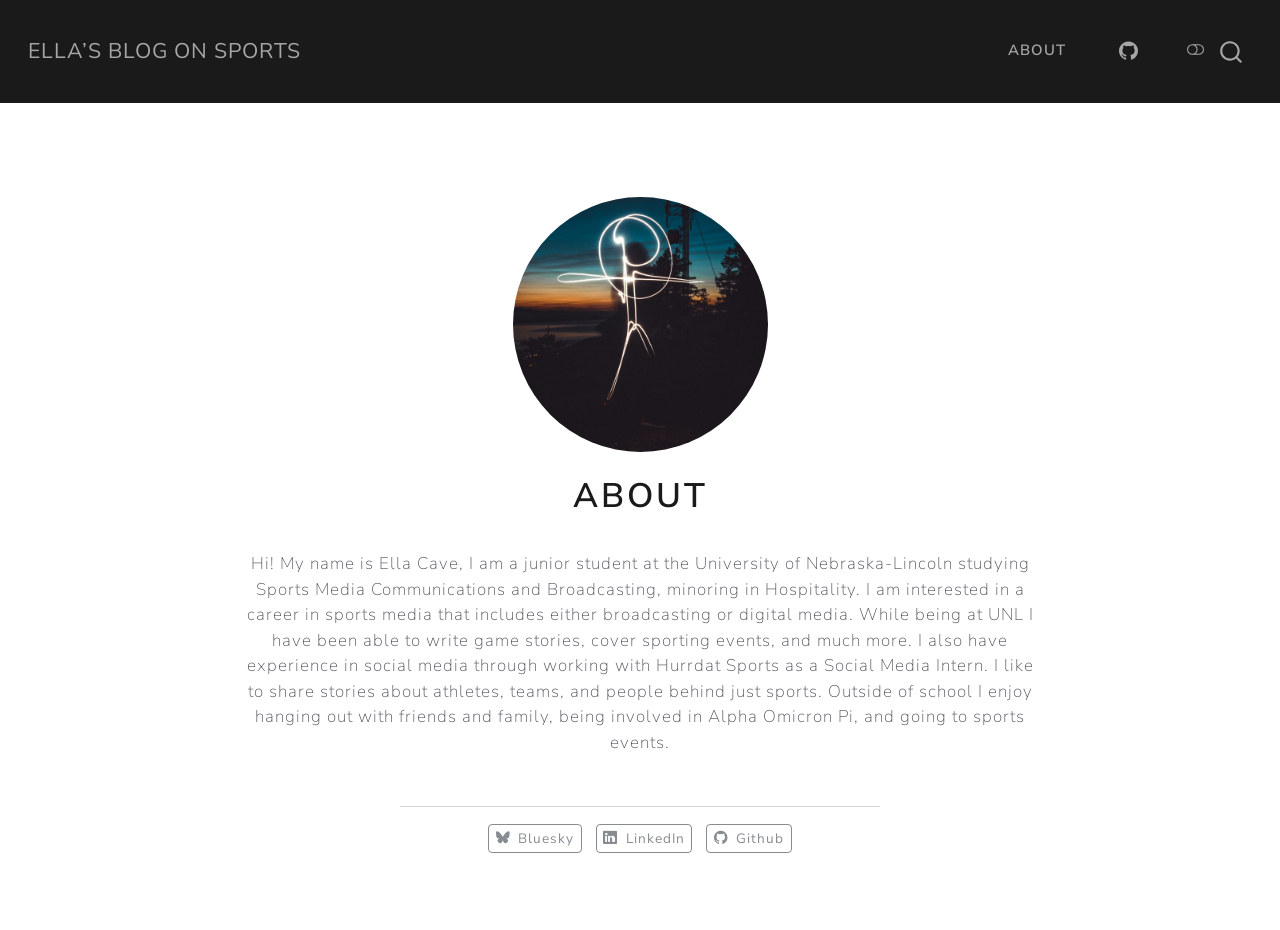
<file: about.html>
<!DOCTYPE html>
<html xmlns="http://www.w3.org/1999/xhtml" lang="en" xml:lang="en"><head>

<meta charset="utf-8">
<meta name="generator" content="quarto-1.11.9">

<meta name="viewport" content="width=device-width, initial-scale=1.0, user-scalable=yes">


<title>About – Ella’s Blog on Sports</title>
<style>
/* Default styles provided by pandoc.
** See https://pandoc.org/MANUAL.html#variables-for-html for config info.
*/
span.smallcaps{font-variant: small-caps;}
div.columns{display: flex; gap: 1.5em;}
div.column{flex: auto;}
@media screen {
div.columns{gap: min(4vw, 1.5em);}
div.column{overflow-x: auto;}
}
div.hanging-indent{margin-left: 1.5em; text-indent: -1.5em;}
ul.task-list{list-style: none;}
ul.task-list li input[type="checkbox"] {
  width: 0.8em;
  margin: 0 0.8em 0.2em -1em; /* quarto-specific, see https://github.com/quarto-dev/quarto-cli/issues/4556 */ 
  vertical-align: middle;
}
</style>


<script src="site_libs/quarto-nav/quarto-nav.js"></script>
<script src="site_libs/quarto-nav/headroom.min.js"></script>
<script src="site_libs/clipboard/clipboard.min.js"></script>
<script src="site_libs/quarto-search/autocomplete.umd.js"></script>
<script src="site_libs/quarto-search/fuse.min.js"></script>
<script src="site_libs/quarto-search/quarto-search.js"></script>
<meta name="quarto:offset" content="./">
<link href="./logo.png" rel="icon" type="image/png">
<script src="site_libs/quarto-html/quarto.js" type="module"></script>
<script src="site_libs/quarto-html/tabsets/tabsets.js" type="module"></script>
<script src="site_libs/quarto-html/scrollable-regions/scrollable-regions.js" type="module"></script>
<script src="site_libs/quarto-html/popper.min.js"></script>
<script src="site_libs/quarto-html/tippy.umd.min.js"></script>
<link href="site_libs/quarto-html/tippy.css" rel="stylesheet">
<link href="site_libs/quarto-html/quarto-syntax-highlighting-63b5708e65d6cd79cd7618c58d0c21e7.css" rel="stylesheet" class="quarto-color-scheme" id="quarto-text-highlighting-styles">
<link href="site_libs/quarto-html/quarto-syntax-highlighting-dark-447e42e69aaa9833c0ba1b986f430b20.css" rel="stylesheet" class="quarto-color-scheme quarto-color-alternate" id="quarto-text-highlighting-styles">
<link href="site_libs/quarto-html/quarto-syntax-highlighting-63b5708e65d6cd79cd7618c58d0c21e7.css" rel="stylesheet" class="quarto-color-scheme-extra" id="quarto-text-highlighting-styles">
<script src="site_libs/bootstrap/bootstrap.min.js"></script>
<link href="site_libs/bootstrap/bootstrap-icons.css" rel="stylesheet">
<link href="site_libs/bootstrap/bootstrap-82cbd601586de768cd45e35580f1d19c.min.css" rel="stylesheet" append-hash="true" class="quarto-color-scheme" id="quarto-bootstrap" data-mode="light">
<link href="site_libs/bootstrap/bootstrap-dark-c732a41764bf4eefeee3aea217992cc1.min.css" rel="stylesheet" append-hash="true" class="quarto-color-scheme quarto-color-alternate" id="quarto-bootstrap" data-mode="light">
<link href="site_libs/bootstrap/bootstrap-82cbd601586de768cd45e35580f1d19c.min.css" rel="stylesheet" append-hash="true" class="quarto-color-scheme-extra" id="quarto-bootstrap" data-mode="light">
<script id="quarto-search-options" type="application/json">{
  "location": "navbar",
  "copy-button": false,
  "collapse-after": 3,
  "panel-placement": "end",
  "type": "overlay",
  "limit": 50,
  "keyboard-shortcut": [
    "f",
    "/",
    "s"
  ],
  "show-item-context": false,
  "language": {
    "search-no-results-text": "No results",
    "search-matching-documents-text": "matching documents",
    "search-copy-link-title": "Copy link to search",
    "search-hide-matches-text": "Hide additional matches",
    "search-more-match-text": "more match in this document",
    "search-more-matches-text": "more matches in this document",
    "search-clear-button-title": "Clear",
    "search-text-placeholder": "",
    "search-detached-cancel-button-title": "Cancel",
    "search-submit-button-title": "Submit",
    "search-label": "Search"
  }
}</script>


<link rel="stylesheet" href="styles.css">
</head>

<body class="nav-fixed fullcontent quarto-light"><a id="quarto-skip-link" class="visually-hidden-focusable" href="#quarto-document-content">Skip to main content</a><script id="quarto-html-before-body" type="application/javascript">
    const toggleBodyColorMode = (bsSheetEl) => {
      const mode = bsSheetEl.getAttribute("data-mode");
      const bodyEl = window.document.querySelector("body");
      if (mode === "dark") {
        bodyEl.classList.add("quarto-dark");
        bodyEl.classList.remove("quarto-light");
      } else {
        bodyEl.classList.add("quarto-light");
        bodyEl.classList.remove("quarto-dark");
      }
    }
    const toggleBodyColorPrimary = () => {
      const bsSheetEl = window.document.querySelector("link#quarto-bootstrap:not([rel=disabled-stylesheet])");
      if (bsSheetEl) {
        toggleBodyColorMode(bsSheetEl);
      }
    }
    const setColorSchemeToggle = (alternate) => {
      const toggles = window.document.querySelectorAll('.quarto-color-scheme-toggle');
      for (let i=0; i < toggles.length; i++) {
        const toggle = toggles[i];
        if (toggle) {
          toggle.setAttribute("aria-checked", alternate ? "true" : "false");
          if (alternate) {
            toggle.classList.add("alternate");
          } else {
            toggle.classList.remove("alternate");
          }
        }
      }
    };
    const toggleColorMode = (alternate) => {
      // Switch the stylesheets
      const primaryStylesheets = window.document.querySelectorAll('link.quarto-color-scheme:not(.quarto-color-alternate)');
      const alternateStylesheets = window.document.querySelectorAll('link.quarto-color-scheme.quarto-color-alternate');
      manageTransitions('#quarto-margin-sidebar .nav-link', false);
      if (alternate) {
        // note: dark is layered on light, we don't disable primary!
        enableStylesheet(alternateStylesheets);
        for (const sheetNode of alternateStylesheets) {
          if (sheetNode.id === "quarto-bootstrap") {
            toggleBodyColorMode(sheetNode);
          }
        }
      } else {
        disableStylesheet(alternateStylesheets);
        enableStylesheet(primaryStylesheets)
        toggleBodyColorPrimary();
      }
      manageTransitions('#quarto-margin-sidebar .nav-link', true);
      // Switch the toggles
      setColorSchemeToggle(alternate)
    }
    // Hack to workaround the fact that safari doesn't
    // properly recolor the scrollbar when toggling (#1455).
    // Not run on load: stylesheets are set before first paint there, and
    // scrolling would undo the scroll to a URL fragment (#14973).
    // The one pixel nudge keeps the reader where they were.
    const refreshSafariScrollbar = () => {
      if (navigator.userAgent.indexOf('Safari') > 0 && navigator.userAgent.indexOf('Chrome') == -1) {
        manageTransitions("body", false);
        const scrollY = window.scrollY;
        window.scrollTo(0, scrollY > 0 ? scrollY - 1 : 1);
        setTimeout(() => {
          window.scrollTo(0, scrollY);
          manageTransitions("body", true);
        }, 40);
      }
    }
    const disableStylesheet = (stylesheets) => {
      for (let i=0; i < stylesheets.length; i++) {
        const stylesheet = stylesheets[i];
        stylesheet.rel = 'disabled-stylesheet';
      }
    }
    const enableStylesheet = (stylesheets) => {
      for (let i=0; i < stylesheets.length; i++) {
        const stylesheet = stylesheets[i];
        if(stylesheet.rel !== 'stylesheet') { // for Chrome, which will still FOUC without this check
          stylesheet.rel = 'stylesheet';
        }
      }
    }
    const manageTransitions = (selector, allowTransitions) => {
      const els = window.document.querySelectorAll(selector);
      for (let i=0; i < els.length; i++) {
        const el = els[i];
        if (allowTransitions) {
          el.classList.remove('notransition');
        } else {
          el.classList.add('notransition');
        }
      }
    }
    const isFileUrl = () => {
      return window.location.protocol === 'file:';
    }
    const hasAlternateSentinel = () => {
      let styleSentinel = getColorSchemeSentinel();
      if (styleSentinel !== null) {
        return styleSentinel === "alternate";
      } else {
        return false;
      }
    }
    const setStyleSentinel = (alternate) => {
      const value = alternate ? "alternate" : "default";
      if (!isFileUrl()) {
        window.localStorage.setItem("quarto-color-scheme", value);
      } else {
        localAlternateSentinel = value;
      }
    }
    const getColorSchemeSentinel = () => {
      if (!isFileUrl()) {
        const storageValue = window.localStorage.getItem("quarto-color-scheme");
        return storageValue != null ? storageValue : localAlternateSentinel;
      } else {
        return localAlternateSentinel;
      }
    }
    const toggleGiscusIfUsed = (isAlternate, darkModeDefault) => {
      const baseTheme = document.querySelector('#giscus-base-theme')?.value ?? 'light';
      const alternateTheme = document.querySelector('#giscus-alt-theme')?.value ?? 'dark';
      let newTheme = '';
      if(authorPrefersDark) {
        newTheme = isAlternate ? baseTheme : alternateTheme;
      } else {
        newTheme = isAlternate ? alternateTheme : baseTheme;
      }
      const changeGiscusTheme = () => {
        // From: https://github.com/giscus/giscus/issues/336
        const sendMessage = (message) => {
          const iframe = document.querySelector('iframe.giscus-frame');
          if (!iframe) return;
          iframe.contentWindow.postMessage({ giscus: message }, 'https://giscus.app');
        }
        sendMessage({
          setConfig: {
            theme: newTheme
          }
        });
      }
      const isGiscussLoaded = window.document.querySelector('iframe.giscus-frame') !== null;
      if (isGiscussLoaded) {
        changeGiscusTheme();
      }
    };
    const authorPrefersDark = false;
    const darkModeDefault = authorPrefersDark;
      document.querySelector('link#quarto-text-highlighting-styles.quarto-color-scheme-extra').rel = 'disabled-stylesheet';
      document.querySelector('link#quarto-bootstrap.quarto-color-scheme-extra').rel = 'disabled-stylesheet';
    let localAlternateSentinel = darkModeDefault ? 'alternate' : 'default';
    // Dark / light mode switch
    window.quartoToggleColorScheme = () => {
      // Read the current dark / light value
      let toAlternate = !hasAlternateSentinel();
      toggleColorMode(toAlternate);
      refreshSafariScrollbar();
      setStyleSentinel(toAlternate);
      toggleGiscusIfUsed(toAlternate, darkModeDefault);
      window.dispatchEvent(new Event('resize'));
    };
    // Switch to dark mode if need be
    if (hasAlternateSentinel()) {
      toggleColorMode(true);
    } else {
      toggleColorMode(false);
    }
  </script>

<div id="quarto-search-results"></div>
  <header id="quarto-header" class="headroom fixed-top">
    <nav class="navbar navbar-expand-lg " data-bs-theme="dark" aria-label="Site">
      <div class="navbar-container container-fluid">
      <div class="navbar-brand-container mx-auto">
    <a class="navbar-brand" href="./index.html">
    <span class="navbar-title">Ella’s Blog on Sports</span>
    </a>
  </div>
          <button class="navbar-toggler" type="button" data-bs-toggle="collapse" data-bs-target="#navbarCollapse" aria-controls="navbarCollapse" aria-expanded="false" aria-label="Toggle navigation" onclick="if (window.quartoToggleHeadroom) { window.quartoToggleHeadroom(); }">
  <span class="navbar-toggler-icon"></span>
</button>
          <div class="collapse navbar-collapse" id="navbarCollapse">
            <ul class="navbar-nav navbar-nav-scroll ms-auto">
  <li class="nav-item">
    <a class="nav-link active" href="./about.html" aria-current="page"> 
<span class="menu-text">About</span></a>
  </li>  
  <li class="nav-item compact">
    <a class="nav-link" href="https://github.com/ellacave06-collab"> <i class="bi bi-github" role="img">
</i> 
<span class="menu-text"></span></a>
  </li>  
</ul>
          </div> <!-- /navcollapse -->
            <div class="quarto-navbar-tools">
  <button type="button" role="switch" aria-checked="false" class="quarto-color-scheme-toggle quarto-navigation-tool  px-1" onclick="window.quartoToggleColorScheme(); return false;" title="Toggle dark mode" aria-label="Toggle dark mode"><i class="bi"></i></button>
</div>
            <div id="quarto-search" class="" title="Search"></div>
      </div> <!-- /container-fluid -->
    </nav>
</header>
<!-- content -->
<div id="quarto-content" class="quarto-container page-columns page-rows-contents page-layout-article page-navbar">
<!-- sidebar -->
<!-- margin-sidebar -->
    
<!-- main -->
<div class="quarto-about-jolla">
  <img src="profile.jpg" class="about-image
  round " style="height: 15em; width: 15em;">
 <header id="title-block-header" class="quarto-title-block default">
<div class="quarto-title">
<h1 class="title">About</h1>
</div>
<div class="quarto-title-meta">
  </div>
</header><main class="content" id="quarto-document-content" tabindex="-1">

<p>Hi! My name is Ella Cave, I am a junior student at the University of Nebraska-Lincoln studying Sports Media Communications and Broadcasting, minoring in Hospitality. I am interested in a career in sports media that includes either broadcasting or digital media. While being at UNL I have been able to write game stories, cover sporting events, and much more. I also have experience in social media through working with Hurrdat Sports as a Social Media Intern. I like to share stories about athletes, teams, and people behind just sports. Outside of school I enjoy hanging out with friends and family, being involved in Alpha Omicron Pi, and going to sports events.</p>


</main> 
  <hr class="about-sep">
   <div class="about-links">
  <a href="https://bsky.app/" class="about-link" rel="" target="">
    <i class="bi bi-bluesky"></i>
     <span class="about-link-text">Bluesky</span>
  </a>
  <a href="https://linkedin.com" class="about-link" rel="" target="">
    <i class="bi bi-linkedin"></i>
     <span class="about-link-text">LinkedIn</span>
  </a>
  <a href="https://github.com" class="about-link" rel="" target="">
    <i class="bi bi-github"></i>
     <span class="about-link-text">Github</span>
  </a>
</div>
</div>
 <!-- /main -->
<script id="quarto-html-after-body" type="application/javascript">
  window.document.addEventListener("DOMContentLoaded", function (event) {
    // Ensure there is a toggle, if there isn't float one in the top right
    if (window.document.querySelector('.quarto-color-scheme-toggle') === null) {
      const toggle = window.document.createElement('button');
      toggle.type = "button";
      toggle.setAttribute("role", "switch");
      toggle.setAttribute("aria-checked", "false");
      toggle.classList.add('top-right');
      toggle.classList.add('quarto-color-scheme-toggle');
      toggle.setAttribute("aria-label", "Toggle dark mode");
      toggle.onclick = function() { try { window.quartoToggleColorScheme(); } catch {} return false; };
      const i = window.document.createElement("i");
      i.classList.add('bi');
      toggle.appendChild(i);
      // Put the toggle in a landmark of its own, so that landmark navigation
      // can reach it.
      //
      // The container is always a fresh direct child of body, and the toggle is
      // never moved into page furniture that the theme or the author controls.
      // The toggle is positioned against the page, so any ancestor that
      // establishes a containing block captures it: a positioned element or a
      // grid for position: absolute, and transform, filter, will-change or
      // contain for position: fixed. A direct child of body has none of these
      // to inherit, and the shift when one appears is silent and visual.
      //
      // ARIA says a document should have at most one banner, and axe reports a
      // duplicate whether or not the banners carry distinct labels. So use a
      // header when the page has no banner yet, and a named region otherwise.
      //
      // A header is a banner wherever it sits, unless it is inside sectioning
      // content, so this cannot just look at the children of body: a custom
      // page layout wraps the title block header in a plain div. An explicit
      // role="banner" always counts.
      const sectioning = 'article, aside, main, nav, section, [role="article"], [role="complementary"], [role="main"], [role="navigation"], [role="region"]';
      const hasBanner = Array.from(
        window.document.querySelectorAll('header:not([role]), [role="banner"]')
      ).some(function(el) {
        return el.hasAttribute("role") || el.closest(sectioning) === null;
      });
      const container = window.document.createElement(hasBanner ? "div" : "header");
      if (hasBanner) {
        container.setAttribute("role", "region");
        container.setAttribute("aria-label", "Toggle dark mode");
      }
      container.classList.add('quarto-color-scheme-toggle-container');
      container.appendChild(toggle);
      window.document.body.appendChild(container);
    }
    setColorSchemeToggle(hasAlternateSentinel())
    const isCodeAnnotation = (el) => {
      for (const clz of el.classList) {
        if (clz.startsWith('code-annotation-')) {                     
          return true;
        }
      }
      return false;
    }
    const onCopySuccess = function(e) {
      // button target
      const button = e.trigger;
      // don't keep focus
      button.blur();
      // flash "checked"
      button.classList.add('code-copy-button-checked');
      var currentTitle = button.getAttribute("title");
      button.setAttribute("title", "Copied!");
      let tooltip;
      if (window.bootstrap) {
        button.setAttribute("data-bs-toggle", "tooltip");
        button.setAttribute("data-bs-placement", "left");
        button.setAttribute("data-bs-title", "Copied!");
        tooltip = new bootstrap.Tooltip(button, 
          { trigger: "manual", 
            customClass: "code-copy-button-tooltip",
            offset: [0, -8]});
        tooltip.show();    
      }
      setTimeout(function() {
        if (tooltip) {
          tooltip.hide();
          button.removeAttribute("data-bs-title");
          button.removeAttribute("data-bs-toggle");
          button.removeAttribute("data-bs-placement");
        }
        button.setAttribute("title", currentTitle);
        button.classList.remove('code-copy-button-checked');
      }, 1000);
      // clear code selection
      e.clearSelection();
    }
    const getTextToCopy = function(trigger) {
      const outerScaffold = trigger.parentElement.cloneNode(true);
      const codeEl = outerScaffold.querySelector('code');
      for (const childEl of codeEl.children) {
        if (isCodeAnnotation(childEl)) {
          childEl.remove();
        }
      }
      return codeEl.innerText;
    }
    const clipboard = new window.ClipboardJS('.code-copy-button:not([data-in-quarto-modal])', {
      text: getTextToCopy
    });
    clipboard.on('success', onCopySuccess);
    if (window.document.getElementById('quarto-embedded-source-code-modal')) {
      const clipboardModal = new window.ClipboardJS('.code-copy-button[data-in-quarto-modal]', {
        text: getTextToCopy,
        container: window.document.getElementById('quarto-embedded-source-code-modal')
      });
      clipboardModal.on('success', onCopySuccess);
    }
      var localhostRegex = new RegExp(/^(?:http|https):\/\/localhost\:?[0-9]*\//);
      var mailtoRegex = new RegExp(/^mailto:/);
        var filterRegex = new RegExp('/' + window.location.host + '/');
      var isInternal = (href) => {
          return filterRegex.test(href) || localhostRegex.test(href) || mailtoRegex.test(href);
      }
      // Inspect non-navigation links and adorn them if external
      window.quartoDecorateExternalLinks = function (root) {
     var links = (root || window.document).querySelectorAll('a[href]:not(.nav-link):not(.navbar-brand):not(.toc-action):not(.sidebar-link):not(.sidebar-item-toggle):not(.pagination-link):not(.no-external):not([aria-hidden]):not(.dropdown-item):not(.quarto-navigation-tool):not(.about-link)');
      for (var i=0; i<links.length; i++) {
        const link = links[i];
        if (!isInternal(link.href)) {
          // undo the damage that might have been done by quarto-nav.js in the case of
          // links that we want to consider external
          if (link.dataset.originalHref !== undefined) {
            link.href = link.dataset.originalHref;
          }
          if (!link.classList.contains('no-external-icon')) {
          }
        }
      }
      };
      window.quartoDecorateExternalLinks(window.document);
    // Esc closes the popup (WCAG 1.4.13) and focus leaving both trigger and
    // popup closes it (WCAG 2.4.11); tippy handles neither for interactive popups.
    const hideOnEscAndFocusOut = {
      name: 'hideOnEscAndFocusOut',
      defaultValue: true,
      fn(instance) {
        const dismiss = () => {
          // A show scheduled by the trigger delay would otherwise reopen it
          instance.clearDelayTimeouts();
          instance.hide();
        };
        const onKeyDown = (event) => {
          if (event.key !== 'Escape') {
            return;
          }
          // Keep Esc from also reaching page handlers (e.g. reveal.js overview),
          // except an open reveal.js slide menu, which Esc should close too.
          // The menu handles keys only when its keyboard option is on.
          const menuHandlesEsc = window.Reveal?.getPlugin?.('menu')?.isOpen() &&
            window.Reveal.getConfig().menu?.keyboard !== false;
          if (!menuHandlesEsc) {
            event.stopPropagation();
          }
          if (instance.popper.contains(window.document.activeElement)) {
            // Disabled while refocusing so the focus trigger does not reopen it
            instance.disable();
            instance.reference.focus();
            instance.enable();
          }
          dismiss();
        };
        const onFocusOut = (event) => {
          const target = event.relatedTarget;
          if (target && !instance.reference.contains(target) &&
              !instance.popper.contains(target)) {
            dismiss();
          }
        };
        // On the trigger too: a click trigger (code-annotations: select) has no
        // blur handling. Attached for the instance's lifetime so leaving the
        // trigger also cancels a show still pending on the trigger delay.
        instance.reference.addEventListener('focusout', onFocusOut);
        return {
          onShow() {
            window.document.addEventListener('keydown', onKeyDown, true);
            instance.popper.addEventListener('focusout', onFocusOut);
          },
          onHide() {
            window.document.removeEventListener('keydown', onKeyDown, true);
            instance.popper.removeEventListener('focusout', onFocusOut);
          },
          onDestroy() {
            instance.reference.removeEventListener('focusout', onFocusOut);
          },
        };
      },
    };
    function tippyHover(el, contentFn, onTriggerFn, onUntriggerFn) {
      const config = {
        allowHTML: true,
        maxWidth: 500,
        delay: 100,
        arrow: false,
        appendTo: function(el) {
            return el.parentElement;
        },
        interactive: true,
        interactiveBorder: 10,
        theme: 'quarto',
        placement: 'bottom-start',
        plugins: [hideOnEscAndFocusOut],
      };
      if (contentFn) {
        config.content = contentFn;
      }
      if (onTriggerFn) {
        config.onTrigger = onTriggerFn;
      }
      if (onUntriggerFn) {
        config.onUntrigger = onUntriggerFn;
      }
      window.tippy(el, config); 
    }
    const noterefs = window.document.querySelectorAll('a[role="doc-noteref"]');
    for (var i=0; i<noterefs.length; i++) {
      const ref = noterefs[i];
      tippyHover(ref, function() {
        // use id or data attribute instead here
        let href = ref.getAttribute('data-footnote-href') || ref.getAttribute('href');
        try { href = new URL(href).hash; } catch {}
        const id = href.replace(/^#\/?/, "");
        const note = window.document.getElementById(id);
        if (note) {
          return note.innerHTML;
        } else {
          return "";
        }
      });
    }
    const xrefs = window.document.querySelectorAll('a.quarto-xref');
    const processXRef = (id, note) => {
      // Strip column container classes
      const stripColumnClz = (el) => {
        el.classList.remove("page-full", "page-columns");
        if (el.children) {
          for (const child of el.children) {
            stripColumnClz(child);
          }
        }
      }
      stripColumnClz(note)
      if (id === null || id.startsWith('sec-')) {
        // Special case sections, only their first couple elements
        const container = document.createElement("div");
        if (note.children && note.children.length > 2) {
          container.appendChild(note.children[0].cloneNode(true));
          for (let i = 1; i < note.children.length; i++) {
            const child = note.children[i];
            if (child.tagName === "P" && child.innerText === "") {
              continue;
            } else {
              container.appendChild(child.cloneNode(true));
              break;
            }
          }
          if (window.Quarto?.typesetMath) {
            window.Quarto.typesetMath(container);
          }
          return container.innerHTML
        } else {
          if (window.Quarto?.typesetMath) {
            window.Quarto.typesetMath(note);
          }
          return note.innerHTML;
        }
      } else {
        // Remove any anchor links if they are present
        const anchorLink = note.querySelector('a.anchorjs-link');
        if (anchorLink) {
          anchorLink.remove();
        }
        if (window.Quarto?.typesetMath) {
          window.Quarto.typesetMath(note);
        }
        if (note.classList.contains("callout")) {
          return note.outerHTML;
        } else {
          return note.innerHTML;
        }
      }
    }
    for (var i=0; i<xrefs.length; i++) {
      const xref = xrefs[i];
      tippyHover(xref, undefined, function(instance) {
        instance.disable();
        let url = xref.getAttribute('href');
        let hash = undefined; 
        if (url.startsWith('#')) {
          hash = url;
        } else {
          try { hash = new URL(url).hash; } catch {}
        }
        if (hash) {
          const id = hash.replace(/^#\/?/, "");
          const note = window.document.getElementById(id);
          if (note !== null) {
            try {
              const html = processXRef(id, note.cloneNode(true));
              instance.setContent(html);
            } finally {
              instance.enable();
              instance.show();
            }
          } else {
            // See if we can fetch this
            fetch(url.split('#')[0])
            .then(res => res.text())
            .then(html => {
              const parser = new DOMParser();
              const htmlDoc = parser.parseFromString(html, "text/html");
              const note = htmlDoc.getElementById(id);
              if (note !== null) {
                const html = processXRef(id, note);
                instance.setContent(html);
              } 
            }).finally(() => {
              instance.enable();
              instance.show();
            });
          }
        } else {
          // See if we can fetch a full url (with no hash to target)
          // This is a special case and we should probably do some content thinning / targeting
          fetch(url)
          .then(res => res.text())
          .then(html => {
            const parser = new DOMParser();
            const htmlDoc = parser.parseFromString(html, "text/html");
            const note = htmlDoc.querySelector('main.content');
            if (note !== null) {
              // This should only happen for chapter cross references
              // (since there is no id in the URL)
              // remove the first header
              if (note.children.length > 0 && note.children[0].tagName === "HEADER") {
                note.children[0].remove();
              }
              const html = processXRef(null, note);
              instance.setContent(html);
            } 
          }).finally(() => {
            instance.enable();
            instance.show();
          });
        }
      }, function(instance) {
      });
    }
        let selectedAnnoteEl;
        const selectorForAnnotation = ( cell, annotation) => {
          let cellAttr = 'data-code-cell="' + cell + '"';
          let lineAttr = 'data-code-annotation="' +  annotation + '"';
          const selector = 'span[' + cellAttr + '][' + lineAttr + ']';
          return selector;
        }
        const selectCodeLines = (annoteEl) => {
          const doc = window.document;
          const targetCell = annoteEl.getAttribute("data-target-cell");
          const targetAnnotation = annoteEl.getAttribute("data-target-annotation");
          const annoteSpan = window.document.querySelector(selectorForAnnotation(targetCell, targetAnnotation));
          const lines = annoteSpan.getAttribute("data-code-lines").split(",");
          const lineIds = lines.map((line) => {
            return targetCell + "-" + line;
          })
          // Each band is positioned against its own containing block, which is
          // not the offsetParent of the lines, so place it from client rects.
          const placeBand = (band, firstEl, lastEl, codeBlock) => {
            const container = band.offsetParent;
            if (container === null) {
              return;
            }
            const containerRect = container.getBoundingClientRect();
            // Reveal.js scales slides with a transform, so convert client
            // pixels back to the CSS pixels of the container.
            const scale = containerRect.height / container.offsetHeight || 1;
            const firstRect = firstEl.getBoundingClientRect();
            const lastRect = lastEl.getBoundingClientRect();
            const top = (firstRect.top - containerRect.top) / scale - container.clientTop + container.scrollTop;
            const height = (lastRect.bottom - firstRect.top) / scale;
            band.style.top = top - 2 + "px";
            band.style.height = height + 4 + "px";
            if (codeBlock) {
              // Without the copy button wrapper, the containing block is wider
              // than the code block, so span the code block explicitly.
              const blockRect = codeBlock.getBoundingClientRect();
              band.style.left = (blockRect.left - containerRect.left) / scale - container.clientLeft + container.scrollLeft + "px";
              band.style.width = blockRect.width / scale + "px";
            }
          };
          if (lineIds.length > 0) {
            const el = window.document.getElementById(lineIds[0]);
            const lastEl = window.document.getElementById(lineIds[lineIds.length - 1]);
            const parent = el.parentElement.parentElement;
            // cook up a div (if necessary) and position it
            let div = window.document.getElementById("code-annotation-line-highlight");
            if (div === null) {
              div = window.document.createElement("div");
              div.setAttribute("id", "code-annotation-line-highlight");
              div.style.position = 'absolute';
              parent.appendChild(div);
            }
            placeBand(div, el, lastEl, parent.closest("div.sourceCode") || parent);
            let gutterDiv = window.document.getElementById("code-annotation-line-highlight-gutter");
            if (gutterDiv === null) {
              gutterDiv = window.document.createElement("div");
              gutterDiv.setAttribute("id", "code-annotation-line-highlight-gutter");
              gutterDiv.style.position = 'absolute';
              const codeCell = window.document.getElementById(targetCell);
              const gutter = codeCell.querySelector('.code-annotation-gutter');
              gutter.appendChild(gutterDiv);
            }
            placeBand(gutterDiv, el, lastEl);
            selectedAnnoteEl = annoteEl;
          }
        };
        const unselectCodeLines = () => {
          const elementsIds = ["code-annotation-line-highlight", "code-annotation-line-highlight-gutter"];
          elementsIds.forEach((elId) => {
            const div = window.document.getElementById(elId);
            if (div) {
              div.remove();
            }
          });
          selectedAnnoteEl = undefined;
        };
          // Handle positioning of the toggle
      window.addEventListener(
        "resize",
        throttle(() => {
          elRect = undefined;
          if (selectedAnnoteEl) {
            selectCodeLines(selectedAnnoteEl);
          }
        }, 10)
      );
      function throttle(fn, ms) {
      let throttle = false;
      let timer;
        return (...args) => {
          if(!throttle) { // first call gets through
              fn.apply(this, args);
              throttle = true;
          } else { // all the others get throttled
              if(timer) clearTimeout(timer); // cancel #2
              timer = setTimeout(() => {
                fn.apply(this, args);
                timer = throttle = false;
              }, ms);
          }
        };
      }
        // Attach click handler to the DT
        const annoteDls = window.document.querySelectorAll('dt[data-target-cell]');
        for (const annoteDlNode of annoteDls) {
          annoteDlNode.addEventListener('click', (event) => {
            const clickedEl = event.target;
            if (clickedEl !== selectedAnnoteEl) {
              unselectCodeLines();
              const activeEl = window.document.querySelector('dt[data-target-cell].code-annotation-active');
              if (activeEl) {
                activeEl.classList.remove('code-annotation-active');
              }
              selectCodeLines(clickedEl);
              clickedEl.classList.add('code-annotation-active');
            } else {
              // Unselect the line
              unselectCodeLines();
              clickedEl.classList.remove('code-annotation-active');
            }
          });
        }
    const findCites = (el) => {
      const parentEl = el.parentElement;
      if (parentEl) {
        const cites = parentEl.dataset.cites;
        if (cites) {
          return {
            el,
            cites: cites.split(' ')
          };
        } else {
          return findCites(el.parentElement)
        }
      } else {
        return undefined;
      }
    };
    var bibliorefs = window.document.querySelectorAll('a[role="doc-biblioref"]');
    for (var i=0; i<bibliorefs.length; i++) {
      const ref = bibliorefs[i];
      const citeInfo = findCites(ref);
      if (citeInfo) {
        tippyHover(citeInfo.el, function() {
          var popup = window.document.createElement('div');
          citeInfo.cites.forEach(function(cite) {
            var citeDiv = window.document.createElement('div');
            citeDiv.classList.add('hanging-indent');
            citeDiv.classList.add('csl-entry');
            var biblioDiv = window.document.getElementById('ref-' + cite);
            if (biblioDiv) {
              citeDiv.innerHTML = biblioDiv.innerHTML;
            }
            popup.appendChild(citeDiv);
          });
          return popup.innerHTML;
        });
      }
    }
  });
  </script>
  <script type="application/javascript">
  window.quartoScrollableRegionsLabels = {"code":"Scrollable code","output":"Scrollable output"};
  </script>
</div> <!-- /content -->




</body></html>
</file>
<file: site_libs/quarto-html/tippy.css>
.tippy-box[data-animation=fade][data-state=hidden]{opacity:0}[data-tippy-root]{max-width:calc(100vw - 10px)}.tippy-box{position:relative;background-color:#333;color:#fff;border-radius:4px;font-size:14px;line-height:1.4;white-space:normal;outline:0;transition-property:transform,visibility,opacity}.tippy-box[data-placement^=top]>.tippy-arrow{bottom:0}.tippy-box[data-placement^=top]>.tippy-arrow:before{bottom:-7px;left:0;border-width:8px 8px 0;border-top-color:initial;transform-origin:center top}.tippy-box[data-placement^=bottom]>.tippy-arrow{top:0}.tippy-box[data-placement^=bottom]>.tippy-arrow:before{top:-7px;left:0;border-width:0 8px 8px;border-bottom-color:initial;transform-origin:center bottom}.tippy-box[data-placement^=left]>.tippy-arrow{right:0}.tippy-box[data-placement^=left]>.tippy-arrow:before{border-width:8px 0 8px 8px;border-left-color:initial;right:-7px;transform-origin:center left}.tippy-box[data-placement^=right]>.tippy-arrow{left:0}.tippy-box[data-placement^=right]>.tippy-arrow:before{left:-7px;border-width:8px 8px 8px 0;border-right-color:initial;transform-origin:center right}.tippy-box[data-inertia][data-state=visible]{transition-timing-function:cubic-bezier(.54,1.5,.38,1.11)}.tippy-arrow{width:16px;height:16px;color:#333}.tippy-arrow:before{content:"";position:absolute;border-color:transparent;border-style:solid}.tippy-content{position:relative;padding:5px 9px;z-index:1}
</file>
<file: site_libs/quarto-html/quarto-syntax-highlighting-63b5708e65d6cd79cd7618c58d0c21e7.css>
/* quarto syntax highlight colors */
:root {
  --quarto-hl-ot-color: #003B4F;
  --quarto-hl-at-color: #657422;
  --quarto-hl-ss-color: #20794D;
  --quarto-hl-an-color: #5E5E5E;
  --quarto-hl-fu-color: #4758AB;
  --quarto-hl-st-color: #20794D;
  --quarto-hl-cf-color: #003B4F;
  --quarto-hl-op-color: #5E5E5E;
  --quarto-hl-er-color: #AD0000;
  --quarto-hl-bn-color: #AD0000;
  --quarto-hl-al-color: #AD0000;
  --quarto-hl-va-color: #111111;
  --quarto-hl-bu-color: inherit;
  --quarto-hl-ex-color: inherit;
  --quarto-hl-pp-color: #AD0000;
  --quarto-hl-in-color: #5E5E5E;
  --quarto-hl-vs-color: #20794D;
  --quarto-hl-wa-color: #5E5E5E;
  --quarto-hl-do-color: #5E5E5E;
  --quarto-hl-im-color: #00769E;
  --quarto-hl-ch-color: #20794D;
  --quarto-hl-dt-color: #AD0000;
  --quarto-hl-fl-color: #AD0000;
  --quarto-hl-co-color: #5E5E5E;
  --quarto-hl-cv-color: #5E5E5E;
  --quarto-hl-cn-color: #8f5902;
  --quarto-hl-sc-color: #5E5E5E;
  --quarto-hl-dv-color: #AD0000;
  --quarto-hl-kw-color: #003B4F;
}

/* other quarto variables */
:root {
  --quarto-font-monospace: SFMono-Regular, Menlo, Monaco, Consolas, "Liberation Mono", "Courier New", monospace;
}

/* syntax highlight based on Pandoc's rules */
pre > code.sourceCode > span {
  color: #003B4F;
}

code.sourceCode > span {
  color: #003B4F;
}

div.sourceCode,
div.sourceCode pre.sourceCode {
  color: #003B4F;
}

/* Normal */
code span {
  color: #003B4F;
}

/* Alert */
code span.al {
  color: #AD0000;
  font-style: inherit;
}

/* Annotation */
code span.an {
  color: #5E5E5E;
  font-style: inherit;
}

/* Attribute */
code span.at {
  color: #657422;
  font-style: inherit;
}

/* BaseN */
code span.bn {
  color: #AD0000;
  font-style: inherit;
}

/* BuiltIn */
code span.bu {
  font-style: inherit;
}

/* ControlFlow */
code span.cf {
  color: #003B4F;
  font-weight: bold;
  font-style: inherit;
}

/* Char */
code span.ch {
  color: #20794D;
  font-style: inherit;
}

/* Constant */
code span.cn {
  color: #8f5902;
  font-style: inherit;
}

/* Comment */
code span.co {
  color: #5E5E5E;
  font-style: inherit;
}

/* CommentVar */
code span.cv {
  color: #5E5E5E;
  font-style: italic;
}

/* Documentation */
code span.do {
  color: #5E5E5E;
  font-style: italic;
}

/* DataType */
code span.dt {
  color: #AD0000;
  font-style: inherit;
}

/* DecVal */
code span.dv {
  color: #AD0000;
  font-style: inherit;
}

/* Error */
code span.er {
  color: #AD0000;
  font-style: inherit;
}

/* Extension */
code span.ex {
  font-style: inherit;
}

/* Float */
code span.fl {
  color: #AD0000;
  font-style: inherit;
}

/* Function */
code span.fu {
  color: #4758AB;
  font-style: inherit;
}

/* Import */
code span.im {
  color: #00769E;
  font-style: inherit;
}

/* Information */
code span.in {
  color: #5E5E5E;
  font-style: inherit;
}

/* Keyword */
code span.kw {
  color: #003B4F;
  font-weight: bold;
  font-style: inherit;
}

/* Operator */
code span.op {
  color: #5E5E5E;
  font-style: inherit;
}

/* Other */
code span.ot {
  color: #003B4F;
  font-style: inherit;
}

/* Preprocessor */
code span.pp {
  color: #AD0000;
  font-style: inherit;
}

/* SpecialChar */
code span.sc {
  color: #5E5E5E;
  font-style: inherit;
}

/* SpecialString */
code span.ss {
  color: #20794D;
  font-style: inherit;
}

/* String */
code span.st {
  color: #20794D;
  font-style: inherit;
}

/* Variable */
code span.va {
  color: #111111;
  font-style: inherit;
}

/* VerbatimString */
code span.vs {
  color: #20794D;
  font-style: inherit;
}

/* Warning */
code span.wa {
  color: #5E5E5E;
  font-style: italic;
}

.prevent-inlining {
  content: "</";
}

/*# sourceMappingURL=054cc16b9e9817627be6994582d2ffb5.css.map */
</file>
<file: site_libs/quarto-html/quarto-syntax-highlighting-dark-447e42e69aaa9833c0ba1b986f430b20.css>
/* quarto syntax highlight colors */
:root {
  --quarto-hl-al-color: #f07178;
  --quarto-hl-an-color: #d4d0ab;
  --quarto-hl-at-color: #00e0e0;
  --quarto-hl-bn-color: #d4d0ab;
  --quarto-hl-bu-color: #abe338;
  --quarto-hl-ch-color: #abe338;
  --quarto-hl-co-color: #f8f8f2;
  --quarto-hl-cv-color: #ffd700;
  --quarto-hl-cn-color: #ffd700;
  --quarto-hl-cf-color: #ffa07a;
  --quarto-hl-dt-color: #ffa07a;
  --quarto-hl-dv-color: #d4d0ab;
  --quarto-hl-do-color: #f8f8f2;
  --quarto-hl-er-color: #f07178;
  --quarto-hl-ex-color: #00e0e0;
  --quarto-hl-fl-color: #d4d0ab;
  --quarto-hl-fu-color: #ffa07a;
  --quarto-hl-im-color: #abe338;
  --quarto-hl-in-color: #d4d0ab;
  --quarto-hl-kw-color: #ffa07a;
  --quarto-hl-op-color: #ffa07a;
  --quarto-hl-ot-color: #00e0e0;
  --quarto-hl-pp-color: #dcc6e0;
  --quarto-hl-re-color: #00e0e0;
  --quarto-hl-sc-color: #abe338;
  --quarto-hl-ss-color: #abe338;
  --quarto-hl-st-color: #abe338;
  --quarto-hl-va-color: #00e0e0;
  --quarto-hl-vs-color: #abe338;
  --quarto-hl-wa-color: #dcc6e0;
}

/* other quarto variables */
:root {
  --quarto-font-monospace: SFMono-Regular, Menlo, Monaco, Consolas, "Liberation Mono", "Courier New", monospace;
}

/* syntax highlight based on Pandoc's rules */
pre > code.sourceCode > span {
  color: #f8f8f2;
}

code.sourceCode > span {
  color: #f8f8f2;
}

div.sourceCode,
div.sourceCode pre.sourceCode {
  color: #f8f8f2;
}

/* Normal */
code span {
  color: #f8f8f2;
}

/* Alert */
code span.al {
  color: #f07178;
}

/* Annotation */
code span.an {
  color: #d4d0ab;
}

/* Attribute */
code span.at {
  color: #00e0e0;
}

/* BaseN */
code span.bn {
  color: #d4d0ab;
}

/* BuiltIn */
code span.bu {
  color: #abe338;
}

/* ControlFlow */
code span.cf {
  font-weight: bold;
  color: #ffa07a;
}

/* Char */
code span.ch {
  color: #abe338;
}

/* Constant */
code span.cn {
  color: #ffd700;
}

/* Comment */
code span.co {
  font-style: italic;
  color: #f8f8f2;
}

/* CommentVar */
code span.cv {
  color: #ffd700;
}

/* Documentation */
code span.do {
  color: #f8f8f2;
}

/* DataType */
code span.dt {
  color: #ffa07a;
}

/* DecVal */
code span.dv {
  color: #d4d0ab;
}

/* Error */
code span.er {
  color: #f07178;
  text-decoration: underline;
}

/* Extension */
code span.ex {
  font-weight: bold;
  color: #00e0e0;
}

/* Float */
code span.fl {
  color: #d4d0ab;
}

/* Function */
code span.fu {
  color: #ffa07a;
}

/* Import */
code span.im {
  color: #abe338;
}

/* Information */
code span.in {
  color: #d4d0ab;
}

/* Keyword */
code span.kw {
  font-weight: bold;
  color: #ffa07a;
}

/* Operator */
code span.op {
  color: #ffa07a;
}

/* Other */
code span.ot {
  color: #00e0e0;
}

/* Preprocessor */
code span.pp {
  color: #dcc6e0;
}

/* RegionMarker */
code span.re {
  background-color: #f8f8f2;
  color: #00e0e0;
}

/* SpecialChar */
code span.sc {
  color: #abe338;
}

/* SpecialString */
code span.ss {
  color: #abe338;
}

/* String */
code span.st {
  color: #abe338;
}

/* Variable */
code span.va {
  color: #00e0e0;
}

/* VerbatimString */
code span.vs {
  color: #abe338;
}

/* Warning */
code span.wa {
  color: #dcc6e0;
}

.prevent-inlining {
  content: "</";
}

/*# sourceMappingURL=be8e1111c2b710f7c3a4926ffa2967aa.css.map */
</file>
<file: styles.css>
/* css styles */
</file>
